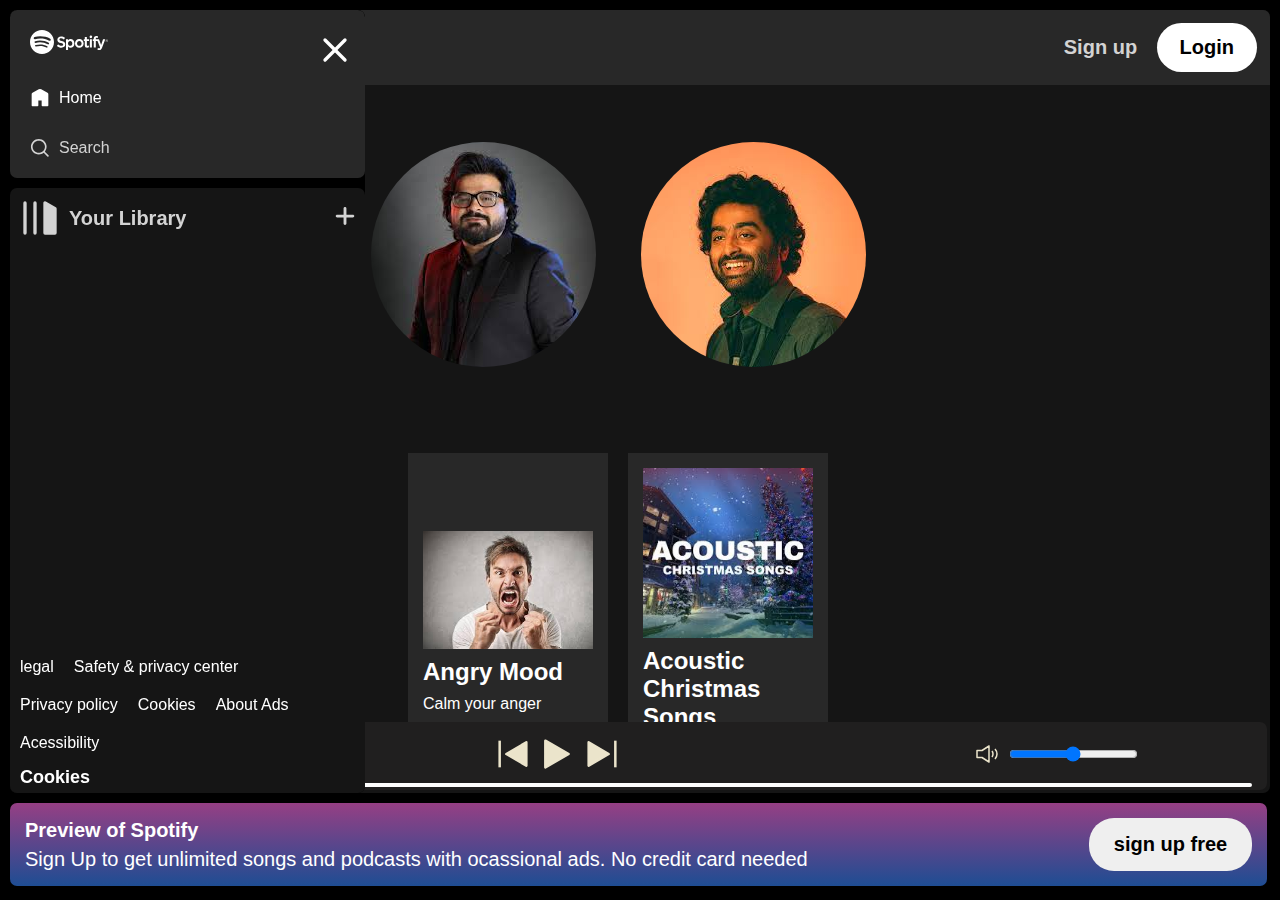
<file: index.html>
<!DOCTYPE html>
<html lang="en">

<head>
    <meta charset="UTF-8">
    <meta name="viewport" content="width=device-width, initial-scale=1.0">
    <link rel="stylesheet" href="css/style.css">
    <link rel="stylesheet" href="css/utitlity.css">
    <link rel="shortcut icon" href="icon/favicon.ico" type="image/x-icon">
    <title>'spotify - Web player : Music for everyone '</title>
</head>

<body>
    <div class="container flex_center gap_2">
        <div class="left">
            <div class="home flex flexcolumn gap_1">
                <div class="close"><img class="invert set_width2" src="svgs/close.svg" alt=""></div>
                <div><a href="./index.html"><img class="invert" src="svgs/logo.svg" alt="logo"></a></div>
                <div class="flex_center gap_2 color1"><img class="invert set_width" src="svgs/home.svg" alt="home"><a href="./index.html">Home</a></div>
                <div class="flex_center gap_2 color"><img class="set_width" src="svgs/search.svg" alt="search">Search
                </div>
            </div>
            <div class="library">
                <div class="librarydecor">
                    <div class="plussvg flex_center gap_2 size"><img class="set_width2" src="svgs/playlist.svg"
                            alt="playlist">Your Library</div>
                    <div class="plus"><img class="set_width" src="svgs/plus-solid (1).svg" alt=""></div>
                </div>
                <div class="songlist">
                    <ul>
                    </ul>
                </div>
                <div class="first_left flex flex_wrap gap_3">
                    <div><a href="@" target="_blank">legal</a></div>
                    <div><a href="!" target="_blank">Safety & privacy center</a></div>
                    <div><a href="$" target="_blank">Privacy policy</a></div>
                    <div><a href="%" target="_blank">Cookies</a></div>
                    <div><a href="^" target="_blank">About Ads</a></div>
                    <div><a href="&" target="_blank">Acessibility</a></div>
                </div>
                <div class="cookies" target="_blank"><a href="*">Cookies</a></div>
                <button class="button_3 flex gap_2"><img class="set_width" src="svgs/globe-solid.svg"
                        alt="globe">English</button>
            </div>
        </div>
        <div class="right">
            <div class="first_right flex_center justice">
                <div class="svgs flex gap_1 flex_center_center">
                    <div class="hamburger"><img class="set_width2 invert" src="svgs/hamburger.svg" alt=""></div>
                    <div class="lessthan"><img class="set_width3" src="svgs/less-than-solid.svg" alt="less than"></div>
                    <div class="greaterthan"><img class="set_width3" src="svgs/greater-than-solid.svg"
                            alt="greater than"></div>
                </div>
                <div class="signup">
                    <a href="./signup.html"><button
                            class="button_1">Sign up</button></a>
                    <a href="./login.html"><button class="button_2">Login</button></a>
                </div>
            </div>
            <div class="fifth_right flex_center_center">
                <div class="seekbar">
                    <div class="circle"></div>
                </div>
                <div class="songinfo flex_center justice">
                    <div class="songname"></div>
                    <div class="songbuttons">
                        <img id="previous" class="set_width2 invert" src="svgs/prevsong.svg" alt="previous song">
                        <img id="play" class="set_width2 invert" src="svgs/play.svg" alt="play song">
                        <img id="next" class="set_width2 invert" src="svgs/nextsong.svg" alt="next song">
                    </div>
                    <div class="songtime"></div>
                    <div class="timevol">
                        <div class="volume"><img class="invert" src="svgs/volume.svg" alt="fullvolume"></div>
                        <div class="range">
                            <input type="range" name="range" id="range">
                        </div>
                    </div>
                </div>
            </div>
            <div class="forth_right">
                <h1>Popular Artist</h1>
            </div>
            <div class="artist flex flex_wrap gap_4">
                <div data-folder="pritam" class="first_artist flex flexcolumn gap_2">
                    <div class="play1 flex_center_center"><img class="set_width4" src="svgs/play-solid.svg" alt="play">
                    </div>
                    <img src="images/pritam.jpeg" alt="pritam">
                    <h2>Pritam</h2>
                </div>
                <div data-folder="arjit_singh" class="first_artist flex flexcolumn gap_2">
                    <div class="play2 flex_center_center"><img class="set_width4" src="svgs/play-solid.svg" alt="play">
                    </div>
                    <img src="images/arjit singh.jpeg" alt="arjit singh">
                    <h2>Arjit Singh</h2>
                </div>
            </div>
            <div class="second_right">
                <h1>Spotify Playlist</h1>
            </div>
            <div class="cards flex flex_wrap gap_3">
                <div data-folder="angry_mood" class="first_card flex flexcolumn gap_2">
                    <div class="play flex_center_center"><img class="set_width4" src="svgs/play-solid.svg" alt="play">
                    </div>
                    <img src="images/angry music.jpeg" alt="Angry Mood">
                    <h2>Angry Mood</h2>
                    <p>Calm your anger</p>
                </div>
                <div data-folder="Acoustic_music" class="first_card flex flexcolumn gap_2">
                    <div class="play flex_center_center"><img class="set_width4" src="svgs/play-solid.svg" alt="play">
                    </div>
                    <img src="images/acoustic Christmas songs.jpeg" alt="acoustic music">
                    <h2>Acoustic Christmas Songs</h2>
                    <p>Have yourself a little cozy christmas..</p>
                </div>
            </div>
            <div class="third_right flex">
                <div class="company flex flexcolumn gap_2">
                    <div class="bold"><a target="_blank" href="$">Company</a></div>
                    <div><a target="_blank" href="$">About</a></div>
                    <div><a target="_blank" href="$">Jobs</a></div>
                    <div><a target="_blank" href="$">For The Record</a></div>
                </div>
                <div class="communities flex flexcolumn gap_2">
                    <div class="bold"><a target="_blank" href="$">Communities</a></div>
                    <div><a target="_blank" href="$">For Artist</a></div>
                    <div><a target="_blank" href="$">Developers</a></div>
                    <div><a target="_blank" href="$">Advertising</a></div>
                    <div><a target="_blank" href="$">Investors</a></div>
                    <div><a target="_blank" href="$">Vendors</a></div>
                </div>
                <div class="usefull_links flex flexcolumn gap_2">
                    <div class="bold"><a target="_blank" href="$">Useful Links</a></div>
                    <div><a target="_blank" href="$">Support</a></div>
                    <div><a target="_blank" href="$">Free Mobile App</a></div>
                </div>
                <div class="spotify_plans flex flexcolumn gap_2">
                    <div class="bold"><a target="_blank" href="$">Spotify Plans</a></div>
                    <div><a target="_blank" href="$">Premium Individual</a></div>
                    <div><a target="_blank" href="$">Premium Duo</a></div>
                    <div><a target="_blank" href="$">premium Family</a></div>
                    <div><a target="_blank" href="$">Premium Student</a></div>
                    <div><a target="_blank" href="$">Spotify Free</a></div>
                </div>
                <div class="logos flex gap_3">
                    <a target="_blank" href="$"><img class="set_width" src="svgs/instagram-brands-solid.svg"
                            alt="instagram"></a>
                    <a target="_blank" href="$"><img class="set_width" src="svgs/twitter-brands-solid (1).svg"
                            alt="twitter"></a>
                    <a target="_blank" href="$"><img class="set_width" src="svgs/facebook-brands-solid.svg"
                            alt="facebook"></a>
                </div>
            </div>
            <div class="line"></div>
            <div class="footer">&copy; 2024 Spotify AB</div>
        </div>
    </div>
    <div class="footer1 flex_center ">
        <div class="content flex flexcolumn gap_2">
            <p class="bold">Preview of Spotify</p>
            <p class="para">Sign Up to get unlimited songs and podcasts with ocassional ads. No credit card needed</p>
        </div>
        <a href="./signup.html"><button class="button_4">sign up free</button></a>
    </div>
    <script src="js/script.js"></script>
</body>

</html>
</file>
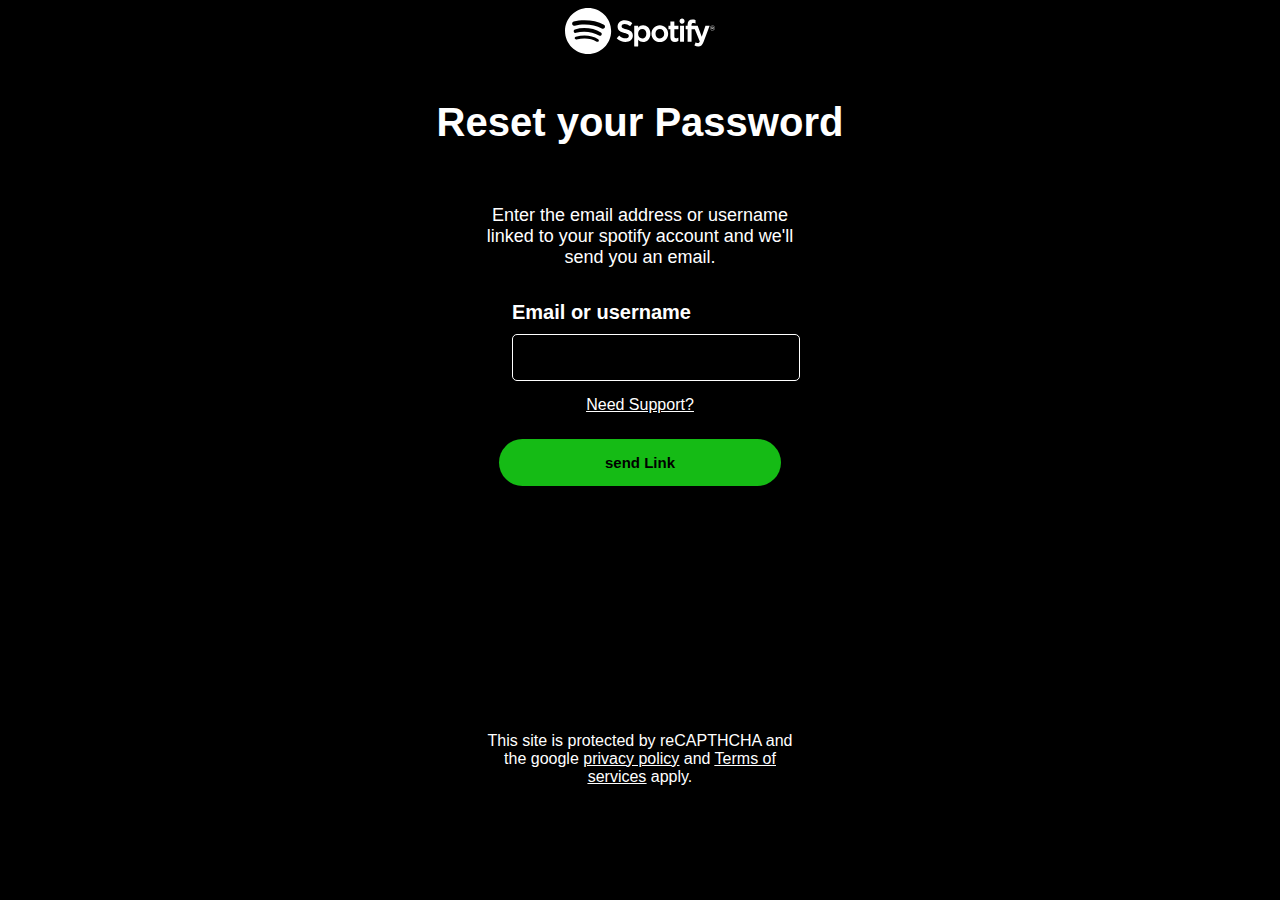
<file: forget.html>
<!DOCTYPE html>
<html lang="en">
<head>
    <meta charset="UTF-8">
    <meta name="viewport" content="width=device-width, initial-scale=1.0">
    <link rel="stylesheet" href="css/forget.css">
    <link rel="stylesheet" href="css/utitlity.css">
    <title>'spotify - Web player : Forgot your password</title>
    <link rel="shortcut icon" href="icon/favicon.ico" type="image/x-icon">
</head>
<body>
    <div class="container">
        <div class="upper">
        <div class="logo"><a href="http://127.0.0.1:3000/javascript/JSProject2/index.html"><img width="150" class="invert" src="svgs/logo.svg" alt="logo"></a></div>
        <div class="heading1"><h1>Reset your Password</h1></div>
        <div class="heading"><p>Enter the email address or username linked to your spotify account and we'll send you an email.</p></div>
        <div class="email"><label for="email">Email or username</label>
            <input type="email" name="email" id="email">
        </div>
        <div class="need"><a href="#">Need Support?</a></div>
        <a href="#"><button class="send">send Link</button></a>
    </div>
    <div class="lower">
        <p>This site is protected by reCAPTHCHA and the google <span class="pp"><a href="http://127.0.0.1:3000/javascript/JSProject2/privacypolicy.html">privacy policy</a></span> and <span
            class="tos"><a href="http://127.0.0.1:3000/javascript/JSProject2/termsofuse.html">Terms of services</a></span> apply.</p>
    </div>
    </div>
</body>
</html>
</file>
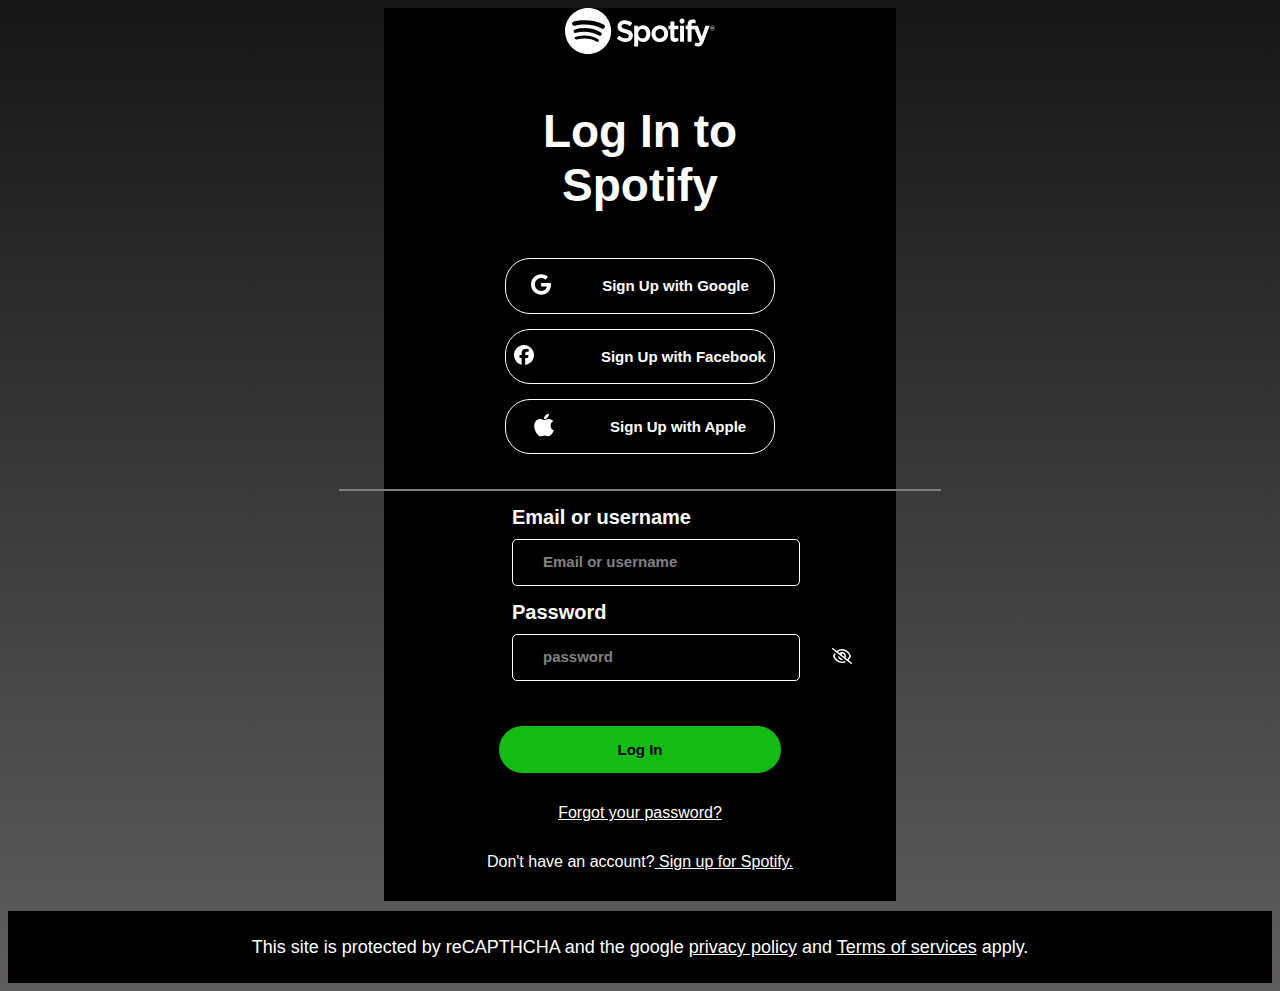
<file: login.html>
<!DOCTYPE html>
<html lang="en">

<head>
    <meta charset="UTF-8">
    <meta name="viewport" content="width=device-width, initial-scale=1.0">
    <link rel="stylesheet" href="css/login.css">
    <link rel="stylesheet" href="css/utitlity.css">
    <title>'spotify - Web player : Log In'</title>
    <link rel="shortcut icon" href="icon/favicon.ico" type="image/x-icon">
</head>

<body>
    <div class="container">
        <div class="logo"><a href="http://127.0.0.1:3000/javascript/JSProject2/index.html"><img class="invert" width="150" src="svgs/logo.svg" alt="logo"></a></div>
        <div class="heading"><h1>Log In to Spotify</h1></div>
        <div class="google">
            <div><img width="20" class="invert" src="svgs/google-brands-solid.svg" alt="google"></div>
            <div>Sign Up with Google</div>
        </div><div class="facebook">
            <div><img width="20" src="svgs/facebook-brands-solid.svg" alt="facebook"></div>
            <div>Sign Up with Facebook</div>
        </div>
        <div class="apple">
            <div><img width="20" class="invert" src="svgs/apple-brands-solid.svg" alt="apple"></div>
            <div>Sign Up with Apple</div>
        </div>
        <div class="line2"></div>
        <div class="email"><label for="email">Email or username</label>
            <input type="email" name="email" id="email" placeholder="Email or username">
        </div>
        <div class="password">
            <div class="pass">
                <label for="password">Password</label>
                <input type="password" name="password" id="password" placeholder="password">
            </div>
            <img class="invert eye hide" width="20" src="svgs/eye-regular.svg" alt="eye">
            <img class="invert eye_slash" width="20" src="svgs/eye-slash-regular.svg" alt="eye">
        </div>
        <a href="http://127.0.0.1:3000/javascript/JSProject2/index.html"><button class="login">Log In</button></a>
        <div class="forgot"><a href="http://127.0.0.1:3000/javascript/JSProject2/forget.html"><p>Forgot your password?</p></a></div>
        <div class="noacc">Don't have an account?<span class="sigin"> <a href="http://127.0.0.1:3000/javascript/JSProject2/signup.html">Sign up for Spotify.</a></span></div>
    </div>
    <div class="footer"> <p>This site is protected by reCAPTHCHA and the google <span class="pp"><a href="http://127.0.0.1:3000/javascript/JSProject2/privacypolicy.html">privacy policy</a></span> and <span
        class="tos"><a href="http://127.0.0.1:3000/javascript/JSProject2/termsofuse.html">Terms of services</a></span> apply.</p></div>
        <script src="js/functionality.js"></script>
</body>

</html>
</file>
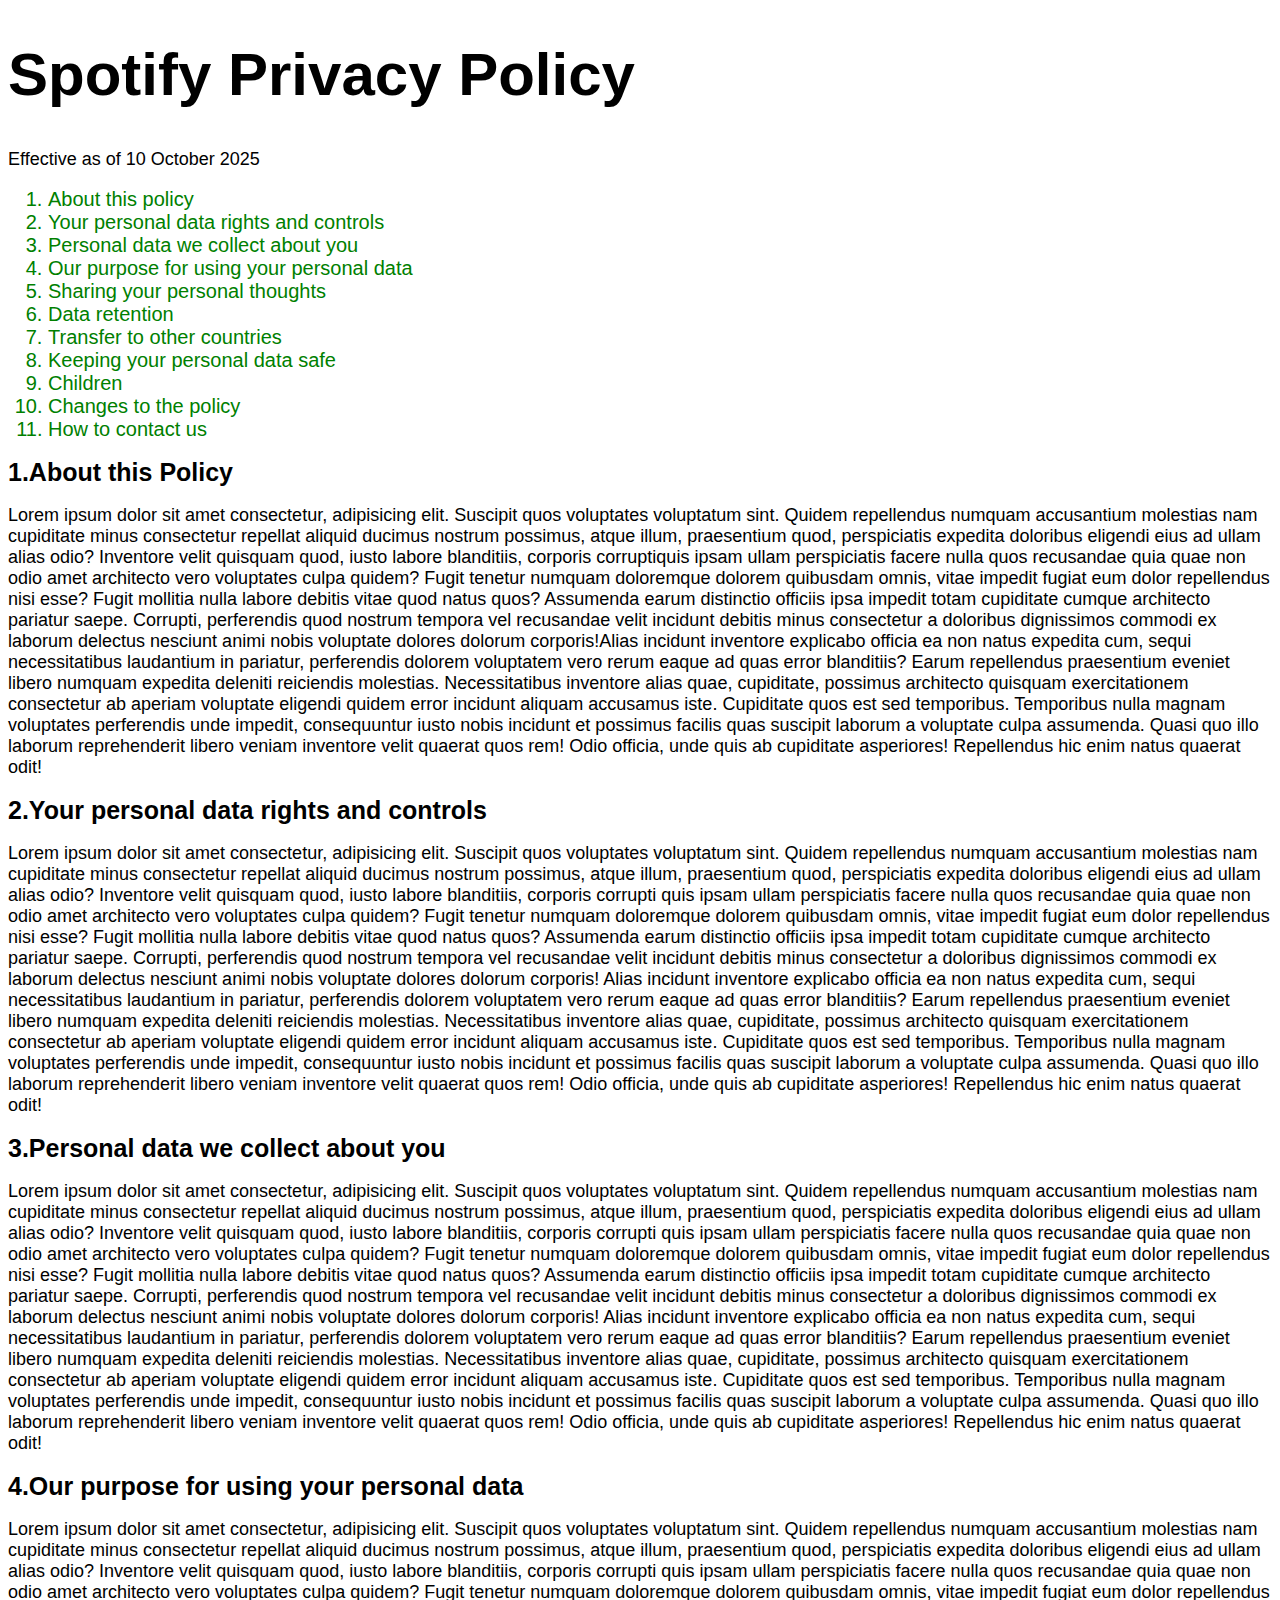
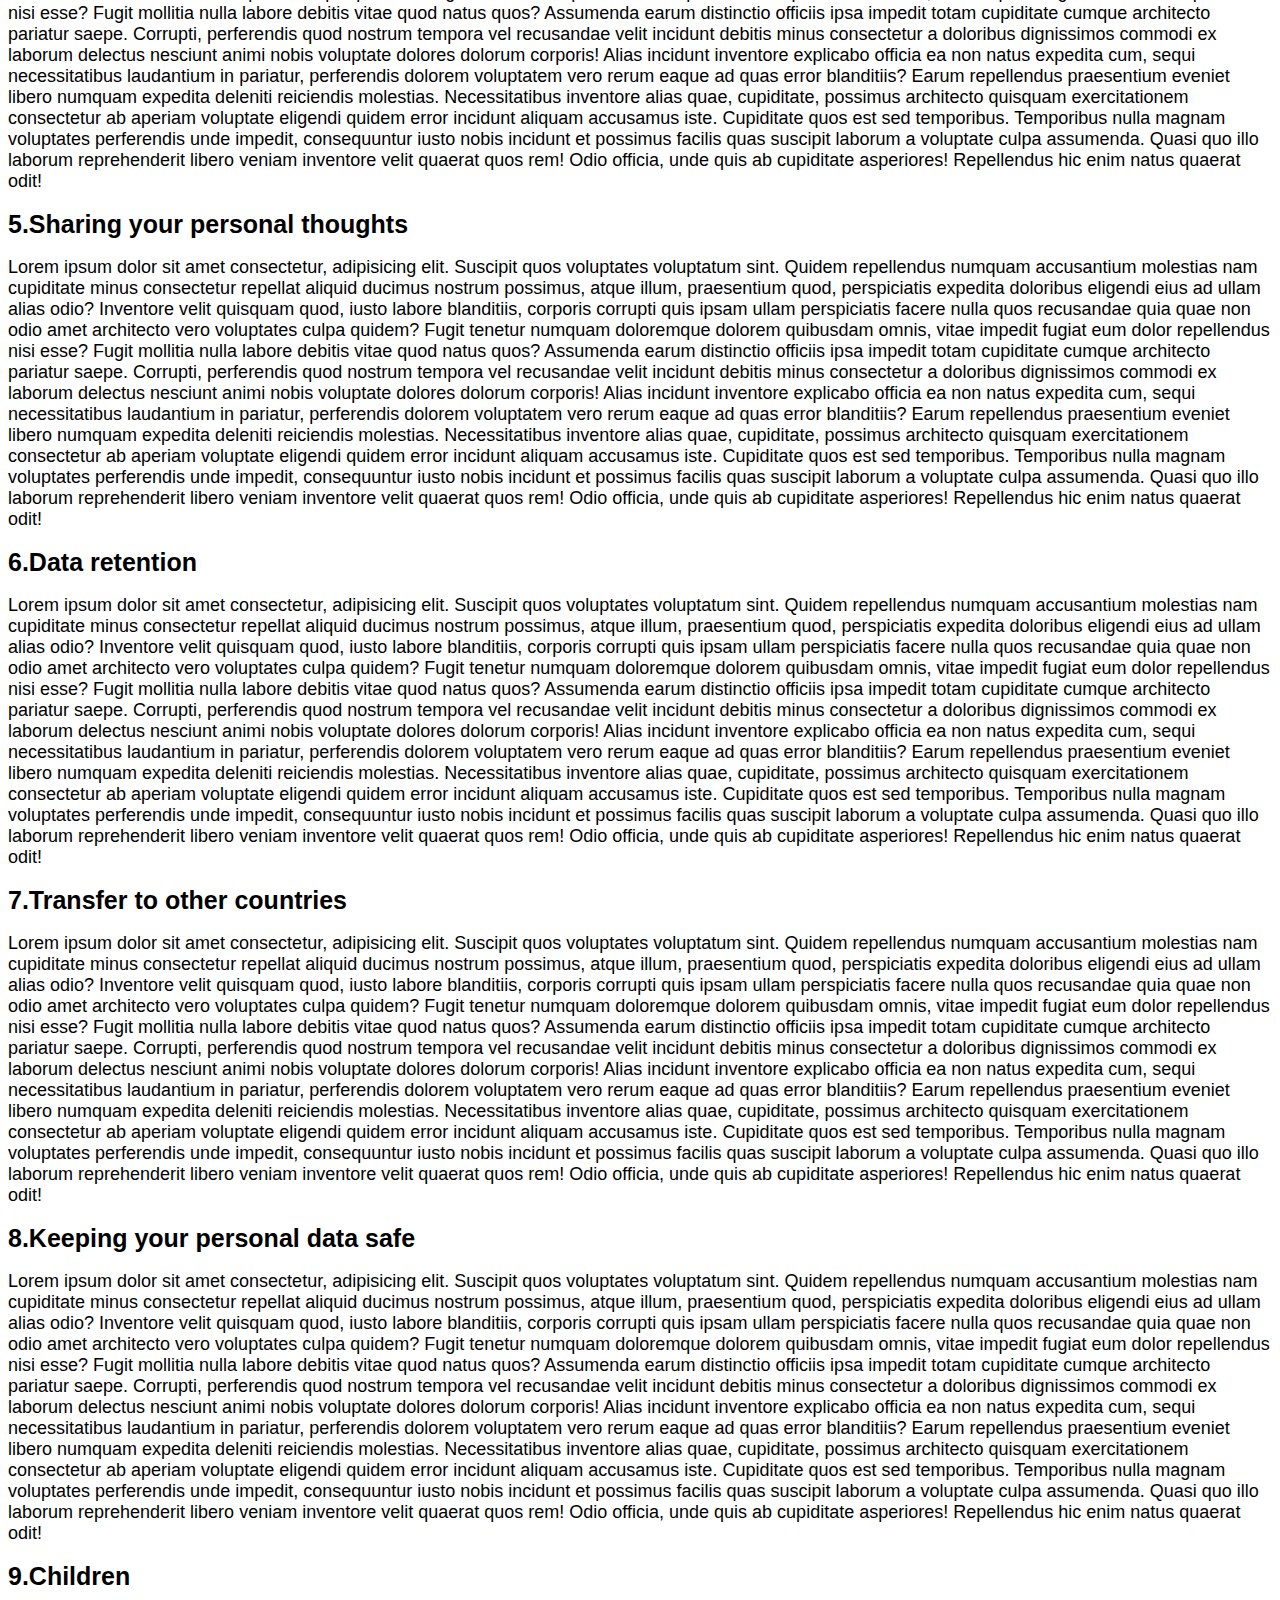
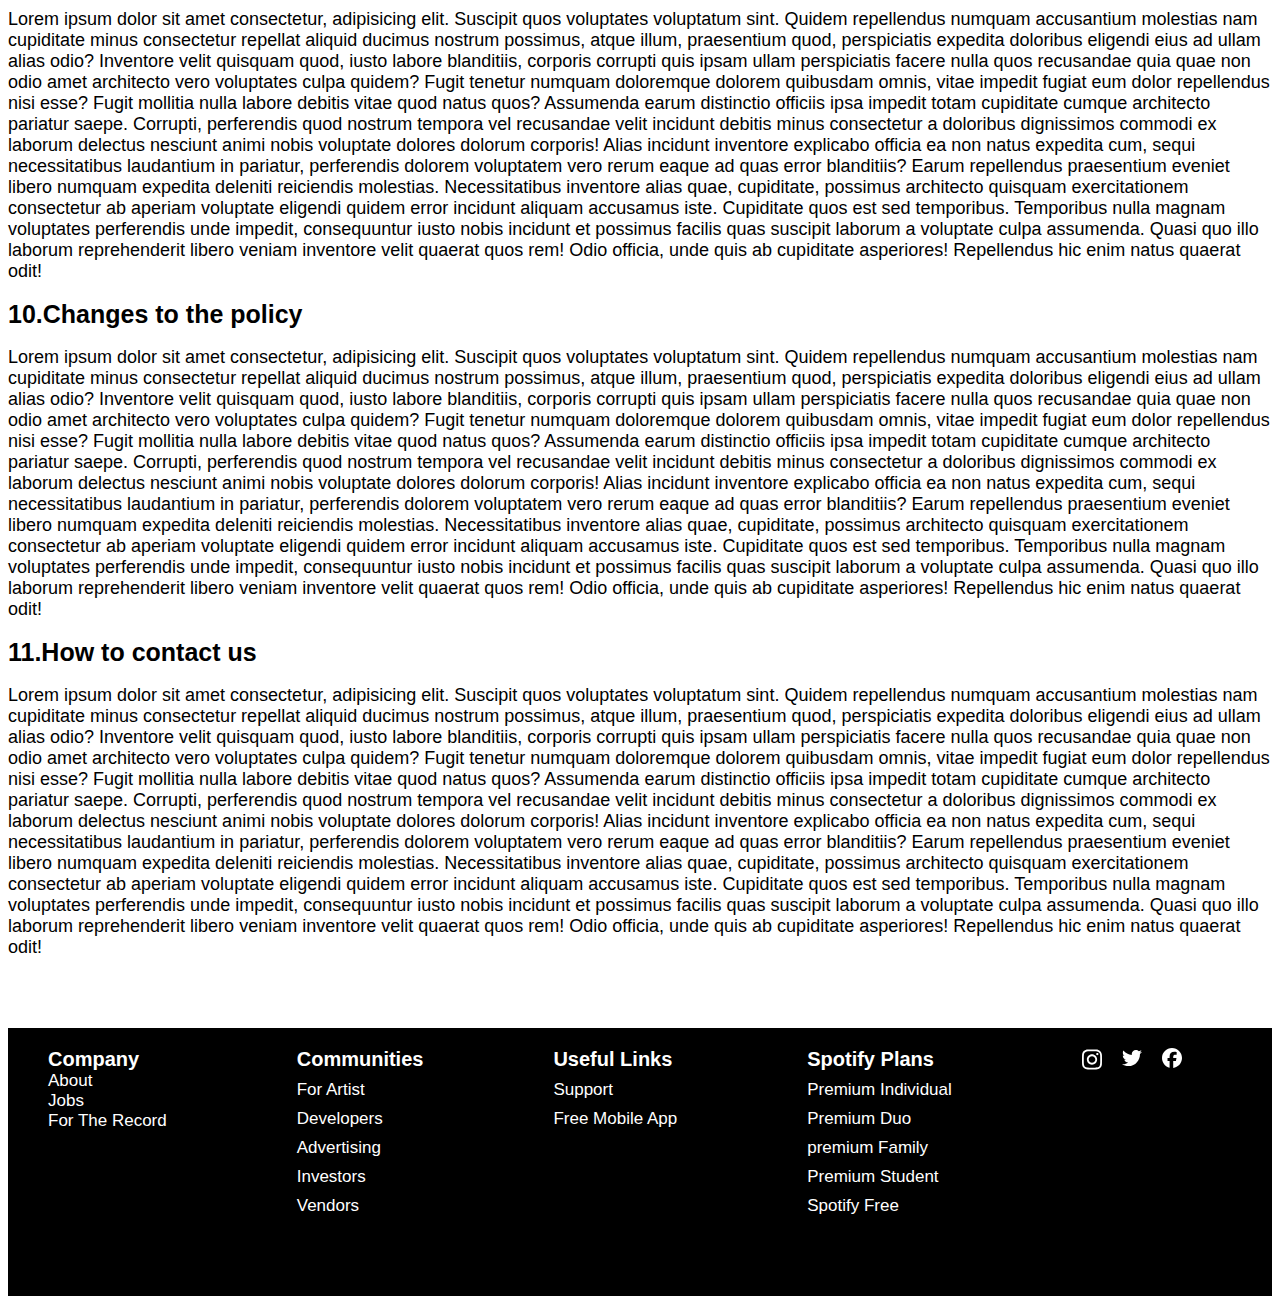
<file: privacypolicy.html>
<!DOCTYPE html>
<html lang="en">
<head>
    <meta charset="UTF-8">
    <meta name="viewport" content="width=device-width, initial-scale=1.0">
    <link rel="stylesheet" href="./css/privacypolicy.css">
    <link rel="stylesheet" href="./css/utitlity.css">
    <title>'spotify - Web player : Privacy Policy'</title>
    <link rel="shortcut icon" href="./icon/favicon.ico" type="image/x-icon">
</head>
<body>
    <h1 class="heading">Spotify Privacy Policy</h1>
    <p>Effective as of 10 October 2025</p>
    <ol>
        <li>About this policy</li>
        <li>Your personal data rights and controls</li>
        <li>Personal data we collect about you</li>
        <li>Our purpose for using your personal data</li>
        <li>Sharing your personal thoughts</li>
        <li>Data retention</li>
        <li>Transfer to other countries</li>
        <li>Keeping your personal data safe</li>
        <li>Children</li>
        <li>Changes to the policy</li>
        <li>How to contact us</li>
    </ol>
    <h1>1.About this Policy</h1>
    <p>Lorem ipsum dolor sit amet consectetur, adipisicing elit. Suscipit quos voluptates voluptatum sint. Quidem repellendus numquam accusantium molestias nam cupiditate minus consectetur repellat aliquid ducimus nostrum possimus, atque illum, praesentium quod, perspiciatis expedita doloribus eligendi eius ad ullam alias odio? Inventore velit quisquam quod, iusto labore blanditiis, corporis corruptiquis ipsam ullam perspiciatis facere nulla quos recusandae quia quae non odio amet architecto vero voluptates culpa quidem? Fugit tenetur numquam doloremque dolorem quibusdam omnis, vitae impedit fugiat eum dolor repellendus nisi esse? Fugit mollitia nulla labore debitis vitae quod natus quos? Assumenda earum distinctio officiis ipsa impedit totam cupiditate cumque architecto pariatur saepe. Corrupti, perferendis quod nostrum tempora vel recusandae velit incidunt debitis minus consectetur a doloribus dignissimos commodi ex laborum delectus nesciunt animi nobis voluptate dolores dolorum corporis!Alias incidunt inventore explicabo officia ea non natus expedita cum, sequi necessitatibus laudantium in pariatur, perferendis dolorem voluptatem vero rerum eaque ad quas error blanditiis? Earum repellendus praesentium eveniet libero numquam expedita deleniti reiciendis molestias. Necessitatibus inventore alias quae, cupiditate, possimus architecto quisquam exercitationem consectetur ab aperiam voluptate eligendi quidem error incidunt aliquam accusamus iste. Cupiditate quos est sed temporibus. Temporibus nulla magnam voluptates perferendis unde impedit, consequuntur iusto nobis incidunt et possimus facilis quas suscipit laborum a voluptate culpa assumenda. Quasi quo illo laborum reprehenderit libero veniam inventore velit quaerat quos rem! Odio officia, unde quis ab cupiditate asperiores! Repellendus hic enim natus quaerat odit!</p>
    <h1>2.Your personal data rights and controls</h1>
    <p>Lorem ipsum dolor sit amet consectetur, adipisicing elit. Suscipit quos voluptates voluptatum sint. Quidem repellendus numquam accusantium molestias nam cupiditate minus consectetur repellat aliquid ducimus nostrum possimus, atque illum, praesentium quod, perspiciatis expedita doloribus eligendi eius ad ullam alias odio? Inventore velit quisquam quod, iusto labore blanditiis, corporis corrupti quis ipsam ullam perspiciatis facere nulla quos recusandae quia quae non odio amet architecto vero voluptates culpa quidem? Fugit tenetur numquam doloremque dolorem quibusdam omnis, vitae impedit fugiat eum dolor repellendus nisi esse? Fugit mollitia nulla labore debitis vitae quod natus quos? Assumenda earum distinctio officiis ipsa impedit totam cupiditate cumque architecto pariatur saepe. Corrupti, perferendis quod nostrum tempora vel recusandae velit incidunt debitis minus consectetur a doloribus dignissimos commodi ex laborum delectus nesciunt animi nobis voluptate dolores dolorum corporis! Alias incidunt inventore explicabo officia ea non natus expedita cum, sequi necessitatibus laudantium in pariatur, perferendis dolorem voluptatem vero rerum eaque ad quas error blanditiis? Earum repellendus praesentium eveniet libero numquam expedita deleniti reiciendis molestias. Necessitatibus inventore alias quae, cupiditate, possimus architecto quisquam exercitationem consectetur ab aperiam voluptate eligendi quidem error incidunt aliquam accusamus iste. Cupiditate quos est sed temporibus. Temporibus nulla magnam voluptates perferendis unde impedit, consequuntur iusto nobis incidunt et possimus facilis quas suscipit laborum a voluptate culpa assumenda. Quasi quo illo laborum reprehenderit libero veniam inventore velit quaerat quos rem! Odio officia, unde quis ab cupiditate asperiores! Repellendus hic enim natus quaerat odit!</p>
    <h1>3.Personal data we collect about you</h1>
    <p>Lorem ipsum dolor sit amet consectetur, adipisicing elit. Suscipit quos voluptates voluptatum sint. Quidem repellendus numquam accusantium molestias nam cupiditate minus consectetur repellat aliquid ducimus nostrum possimus, atque illum, praesentium quod, perspiciatis expedita doloribus eligendi eius ad ullam alias odio? Inventore velit quisquam quod, iusto labore blanditiis, corporis corrupti quis ipsam ullam perspiciatis facere nulla quos recusandae quia quae non odio amet architecto vero voluptates culpa quidem? Fugit tenetur numquam doloremque dolorem quibusdam omnis, vitae impedit fugiat eum dolor repellendus nisi esse? Fugit mollitia nulla labore debitis vitae quod natus quos? Assumenda earum distinctio officiis ipsa impedit totam cupiditate cumque architecto pariatur saepe. Corrupti, perferendis quod nostrum tempora vel recusandae velit incidunt debitis minus consectetur a doloribus dignissimos commodi ex laborum delectus nesciunt animi nobis voluptate dolores dolorum corporis! Alias incidunt inventore explicabo officia ea non natus expedita cum, sequi necessitatibus laudantium in pariatur, perferendis dolorem voluptatem vero rerum eaque ad quas error blanditiis? Earum repellendus praesentium eveniet libero numquam expedita deleniti reiciendis molestias. Necessitatibus inventore alias quae, cupiditate, possimus architecto quisquam exercitationem consectetur ab aperiam voluptate eligendi quidem error incidunt aliquam accusamus iste. Cupiditate quos est sed temporibus. Temporibus nulla magnam voluptates perferendis unde impedit, consequuntur iusto nobis incidunt et possimus facilis quas suscipit laborum a voluptate culpa assumenda. Quasi quo illo laborum reprehenderit libero veniam inventore velit quaerat quos rem! Odio officia, unde quis ab cupiditate asperiores! Repellendus hic enim natus quaerat odit!</p>
    <h1>4.Our purpose for using your personal data</h1>
    <p>Lorem ipsum dolor sit amet consectetur, adipisicing elit. Suscipit quos voluptates voluptatum sint. Quidem repellendus numquam accusantium molestias nam cupiditate minus consectetur repellat aliquid ducimus nostrum possimus, atque illum, praesentium quod, perspiciatis expedita doloribus eligendi eius ad ullam alias odio? Inventore velit quisquam quod, iusto labore blanditiis, corporis corrupti quis ipsam ullam perspiciatis facere nulla quos recusandae quia quae non odio amet architecto vero voluptates culpa quidem? Fugit tenetur numquam doloremque dolorem quibusdam omnis, vitae impedit fugiat eum dolor repellendus nisi esse? Fugit mollitia nulla labore debitis vitae quod natus quos? Assumenda earum distinctio officiis ipsa impedit totam cupiditate cumque architecto pariatur saepe. Corrupti, perferendis quod nostrum tempora vel recusandae velit incidunt debitis minus consectetur a doloribus dignissimos commodi ex laborum delectus nesciunt animi nobis voluptate dolores dolorum corporis! Alias incidunt inventore explicabo officia ea non natus expedita cum, sequi necessitatibus laudantium in pariatur, perferendis dolorem voluptatem vero rerum eaque ad quas error blanditiis? Earum repellendus praesentium eveniet libero numquam expedita deleniti reiciendis molestias. Necessitatibus inventore alias quae, cupiditate, possimus architecto quisquam exercitationem consectetur ab aperiam voluptate eligendi quidem error incidunt aliquam accusamus iste. Cupiditate quos est sed temporibus. Temporibus nulla magnam voluptates perferendis unde impedit, consequuntur iusto nobis incidunt et possimus facilis quas suscipit laborum a voluptate culpa assumenda. Quasi quo illo laborum reprehenderit libero veniam inventore velit quaerat quos rem! Odio officia, unde quis ab cupiditate asperiores! Repellendus hic enim natus quaerat odit!</p>
    <h1>5.Sharing your personal thoughts</h1>
    <p>Lorem ipsum dolor sit amet consectetur, adipisicing elit. Suscipit quos voluptates voluptatum sint. Quidem repellendus numquam accusantium molestias nam cupiditate minus consectetur repellat aliquid ducimus nostrum possimus, atque illum, praesentium quod, perspiciatis expedita doloribus eligendi eius ad ullam alias odio? Inventore velit quisquam quod, iusto labore blanditiis, corporis corrupti quis ipsam ullam perspiciatis facere nulla quos recusandae quia quae non odio amet architecto vero voluptates culpa quidem? Fugit tenetur numquam doloremque dolorem quibusdam omnis, vitae impedit fugiat eum dolor repellendus nisi esse? Fugit mollitia nulla labore debitis vitae quod natus quos? Assumenda earum distinctio officiis ipsa impedit totam cupiditate cumque architecto pariatur saepe. Corrupti, perferendis quod nostrum tempora vel recusandae velit incidunt debitis minus consectetur a doloribus dignissimos commodi ex laborum delectus nesciunt animi nobis voluptate dolores dolorum corporis! Alias incidunt inventore explicabo officia ea non natus expedita cum, sequi necessitatibus laudantium in pariatur, perferendis dolorem voluptatem vero rerum eaque ad quas error blanditiis? Earum repellendus praesentium eveniet libero numquam expedita deleniti reiciendis molestias. Necessitatibus inventore alias quae, cupiditate, possimus architecto quisquam exercitationem consectetur ab aperiam voluptate eligendi quidem error incidunt aliquam accusamus iste. Cupiditate quos est sed temporibus. Temporibus nulla magnam voluptates perferendis unde impedit, consequuntur iusto nobis incidunt et possimus facilis quas suscipit laborum a voluptate culpa assumenda. Quasi quo illo laborum reprehenderit libero veniam inventore velit quaerat quos rem! Odio officia, unde quis ab cupiditate asperiores! Repellendus hic enim natus quaerat odit!</p>
    <h1>6.Data retention</h1>
    <p>Lorem ipsum dolor sit amet consectetur, adipisicing elit. Suscipit quos voluptates voluptatum sint. Quidem repellendus numquam accusantium molestias nam cupiditate minus consectetur repellat aliquid ducimus nostrum possimus, atque illum, praesentium quod, perspiciatis expedita doloribus eligendi eius ad ullam alias odio? Inventore velit quisquam quod, iusto labore blanditiis, corporis corrupti quis ipsam ullam perspiciatis facere nulla quos recusandae quia quae non odio amet architecto vero voluptates culpa quidem? Fugit tenetur numquam doloremque dolorem quibusdam omnis, vitae impedit fugiat eum dolor repellendus nisi esse? Fugit mollitia nulla labore debitis vitae quod natus quos? Assumenda earum distinctio officiis ipsa impedit totam cupiditate cumque architecto pariatur saepe. Corrupti, perferendis quod nostrum tempora vel recusandae velit incidunt debitis minus consectetur a doloribus dignissimos commodi ex laborum delectus nesciunt animi nobis voluptate dolores dolorum corporis! Alias incidunt inventore explicabo officia ea non natus expedita cum, sequi necessitatibus laudantium in pariatur, perferendis dolorem voluptatem vero rerum eaque ad quas error blanditiis? Earum repellendus praesentium eveniet libero numquam expedita deleniti reiciendis molestias. Necessitatibus inventore alias quae, cupiditate, possimus architecto quisquam exercitationem consectetur ab aperiam voluptate eligendi quidem error incidunt aliquam accusamus iste. Cupiditate quos est sed temporibus. Temporibus nulla magnam voluptates perferendis unde impedit, consequuntur iusto nobis incidunt et possimus facilis quas suscipit laborum a voluptate culpa assumenda. Quasi quo illo laborum reprehenderit libero veniam inventore velit quaerat quos rem! Odio officia, unde quis ab cupiditate asperiores! Repellendus hic enim natus quaerat odit!</p>
    <h1>7.Transfer to other countries</h1>
    <p>Lorem ipsum dolor sit amet consectetur, adipisicing elit. Suscipit quos voluptates voluptatum sint. Quidem repellendus numquam accusantium molestias nam cupiditate minus consectetur repellat aliquid ducimus nostrum possimus, atque illum, praesentium quod, perspiciatis expedita doloribus eligendi eius ad ullam alias odio? Inventore velit quisquam quod, iusto labore blanditiis, corporis corrupti quis ipsam ullam perspiciatis facere nulla quos recusandae quia quae non odio amet architecto vero voluptates culpa quidem? Fugit tenetur numquam doloremque dolorem quibusdam omnis, vitae impedit fugiat eum dolor repellendus nisi esse? Fugit mollitia nulla labore debitis vitae quod natus quos? Assumenda earum distinctio officiis ipsa impedit totam cupiditate cumque architecto pariatur saepe. Corrupti, perferendis quod nostrum tempora vel recusandae velit incidunt debitis minus consectetur a doloribus dignissimos commodi ex laborum delectus nesciunt animi nobis voluptate dolores dolorum corporis! Alias incidunt inventore explicabo officia ea non natus expedita cum, sequi necessitatibus laudantium in pariatur, perferendis dolorem voluptatem vero rerum eaque ad quas error blanditiis? Earum repellendus praesentium eveniet libero numquam expedita deleniti reiciendis molestias. Necessitatibus inventore alias quae, cupiditate, possimus architecto quisquam exercitationem consectetur ab aperiam voluptate eligendi quidem error incidunt aliquam accusamus iste. Cupiditate quos est sed temporibus. Temporibus nulla magnam voluptates perferendis unde impedit, consequuntur iusto nobis incidunt et possimus facilis quas suscipit laborum a voluptate culpa assumenda. Quasi quo illo laborum reprehenderit libero veniam inventore velit quaerat quos rem! Odio officia, unde quis ab cupiditate asperiores! Repellendus hic enim natus quaerat odit!</p>
    <h1>8.Keeping your personal data safe</h1>
    <p>Lorem ipsum dolor sit amet consectetur, adipisicing elit. Suscipit quos voluptates voluptatum sint. Quidem repellendus numquam accusantium molestias nam cupiditate minus consectetur repellat aliquid ducimus nostrum possimus, atque illum, praesentium quod, perspiciatis expedita doloribus eligendi eius ad ullam alias odio? Inventore velit quisquam quod, iusto labore blanditiis, corporis corrupti quis ipsam ullam perspiciatis facere nulla quos recusandae quia quae non odio amet architecto vero voluptates culpa quidem? Fugit tenetur numquam doloremque dolorem quibusdam omnis, vitae impedit fugiat eum dolor repellendus nisi esse? Fugit mollitia nulla labore debitis vitae quod natus quos? Assumenda earum distinctio officiis ipsa impedit totam cupiditate cumque architecto pariatur saepe. Corrupti, perferendis quod nostrum tempora vel recusandae velit incidunt debitis minus consectetur a doloribus dignissimos commodi ex laborum delectus nesciunt animi nobis voluptate dolores dolorum corporis! Alias incidunt inventore explicabo officia ea non natus expedita cum, sequi necessitatibus laudantium in pariatur, perferendis dolorem voluptatem vero rerum eaque ad quas error blanditiis? Earum repellendus praesentium eveniet libero numquam expedita deleniti reiciendis molestias. Necessitatibus inventore alias quae, cupiditate, possimus architecto quisquam exercitationem consectetur ab aperiam voluptate eligendi quidem error incidunt aliquam accusamus iste. Cupiditate quos est sed temporibus. Temporibus nulla magnam voluptates perferendis unde impedit, consequuntur iusto nobis incidunt et possimus facilis quas suscipit laborum a voluptate culpa assumenda. Quasi quo illo laborum reprehenderit libero veniam inventore velit quaerat quos rem! Odio officia, unde quis ab cupiditate asperiores! Repellendus hic enim natus quaerat odit!</p>
    <h1>9.Children</h1>
    <p>Lorem ipsum dolor sit amet consectetur, adipisicing elit. Suscipit quos voluptates voluptatum sint. Quidem repellendus numquam accusantium molestias nam cupiditate minus consectetur repellat aliquid ducimus nostrum possimus, atque illum, praesentium quod, perspiciatis expedita doloribus eligendi eius ad ullam alias odio? Inventore velit quisquam quod, iusto labore blanditiis, corporis corrupti quis ipsam ullam perspiciatis facere nulla quos recusandae quia quae non odio amet architecto vero voluptates culpa quidem? Fugit tenetur numquam doloremque dolorem quibusdam omnis, vitae impedit fugiat eum dolor repellendus nisi esse? Fugit mollitia nulla labore debitis vitae quod natus quos? Assumenda earum distinctio officiis ipsa impedit totam cupiditate cumque architecto pariatur saepe. Corrupti, perferendis quod nostrum tempora vel recusandae velit incidunt debitis minus consectetur a doloribus dignissimos commodi ex laborum delectus nesciunt animi nobis voluptate dolores dolorum corporis! Alias incidunt inventore explicabo officia ea non natus expedita cum, sequi necessitatibus laudantium in pariatur, perferendis dolorem voluptatem vero rerum eaque ad quas error blanditiis? Earum repellendus praesentium eveniet libero numquam expedita deleniti reiciendis molestias. Necessitatibus inventore alias quae, cupiditate, possimus architecto quisquam exercitationem consectetur ab aperiam voluptate eligendi quidem error incidunt aliquam accusamus iste. Cupiditate quos est sed temporibus. Temporibus nulla magnam voluptates perferendis unde impedit, consequuntur iusto nobis incidunt et possimus facilis quas suscipit laborum a voluptate culpa assumenda. Quasi quo illo laborum reprehenderit libero veniam inventore velit quaerat quos rem! Odio officia, unde quis ab cupiditate asperiores! Repellendus hic enim natus quaerat odit!</p>
    <h1>10.Changes to the policy</h1>
    <p>Lorem ipsum dolor sit amet consectetur, adipisicing elit. Suscipit quos voluptates voluptatum sint. Quidem repellendus numquam accusantium molestias nam cupiditate minus consectetur repellat aliquid ducimus nostrum possimus, atque illum, praesentium quod, perspiciatis expedita doloribus eligendi eius ad ullam alias odio? Inventore velit quisquam quod, iusto labore blanditiis, corporis corrupti quis ipsam ullam perspiciatis facere nulla quos recusandae quia quae non odio amet architecto vero voluptates culpa quidem? Fugit tenetur numquam doloremque dolorem quibusdam omnis, vitae impedit fugiat eum dolor repellendus nisi esse? Fugit mollitia nulla labore debitis vitae quod natus quos? Assumenda earum distinctio officiis ipsa impedit totam cupiditate cumque architecto pariatur saepe. Corrupti, perferendis quod nostrum tempora vel recusandae velit incidunt debitis minus consectetur a doloribus dignissimos commodi ex laborum delectus nesciunt animi nobis voluptate dolores dolorum corporis! Alias incidunt inventore explicabo officia ea non natus expedita cum, sequi necessitatibus laudantium in pariatur, perferendis dolorem voluptatem vero rerum eaque ad quas error blanditiis? Earum repellendus praesentium eveniet libero numquam expedita deleniti reiciendis molestias. Necessitatibus inventore alias quae, cupiditate, possimus architecto quisquam exercitationem consectetur ab aperiam voluptate eligendi quidem error incidunt aliquam accusamus iste. Cupiditate quos est sed temporibus. Temporibus nulla magnam voluptates perferendis unde impedit, consequuntur iusto nobis incidunt et possimus facilis quas suscipit laborum a voluptate culpa assumenda. Quasi quo illo laborum reprehenderit libero veniam inventore velit quaerat quos rem! Odio officia, unde quis ab cupiditate asperiores! Repellendus hic enim natus quaerat odit!</p>
    <h1>11.How to contact us</h1>
    <p>Lorem ipsum dolor sit amet consectetur, adipisicing elit. Suscipit quos voluptates voluptatum sint. Quidem repellendus numquam accusantium molestias nam cupiditate minus consectetur repellat aliquid ducimus nostrum possimus, atque illum, praesentium quod, perspiciatis expedita doloribus eligendi eius ad ullam alias odio? Inventore velit quisquam quod, iusto labore blanditiis, corporis corrupti quis ipsam ullam perspiciatis facere nulla quos recusandae quia quae non odio amet architecto vero voluptates culpa quidem? Fugit tenetur numquam doloremque dolorem quibusdam omnis, vitae impedit fugiat eum dolor repellendus nisi esse? Fugit mollitia nulla labore debitis vitae quod natus quos? Assumenda earum distinctio officiis ipsa impedit totam cupiditate cumque architecto pariatur saepe. Corrupti, perferendis quod nostrum tempora vel recusandae velit incidunt debitis minus consectetur a doloribus dignissimos commodi ex laborum delectus nesciunt animi nobis voluptate dolores dolorum corporis! Alias incidunt inventore explicabo officia ea non natus expedita cum, sequi necessitatibus laudantium in pariatur, perferendis dolorem voluptatem vero rerum eaque ad quas error blanditiis? Earum repellendus praesentium eveniet libero numquam expedita deleniti reiciendis molestias. Necessitatibus inventore alias quae, cupiditate, possimus architecto quisquam exercitationem consectetur ab aperiam voluptate eligendi quidem error incidunt aliquam accusamus iste. Cupiditate quos est sed temporibus. Temporibus nulla magnam voluptates perferendis unde impedit, consequuntur iusto nobis incidunt et possimus facilis quas suscipit laborum a voluptate culpa assumenda. Quasi quo illo laborum reprehenderit libero veniam inventore velit quaerat quos rem! Odio officia, unde quis ab cupiditate asperiores! Repellendus hic enim natus quaerat odit!</p>
    <div class="third_right flex">
        <div class="company flex flexcolumn">
            <div class="bold"><a target="_blank" href="$">Company</a></div>
            <div><a target="_blank" href="$">About</a></div>
            <div><a target="_blank" href="$">Jobs</a></div>
            <div><a target="_blank" href="$">For The Record</a></div>
        </div>
        <div class="communities flex flexcolumn gap_2">
            <div class="bold"><a target="_blank" href="$">Communities</a></div>
            <div><a target="_blank" href="$">For Artist</a></div>
            <div><a target="_blank" href="$">Developers</a></div>
            <div><a target="_blank" href="$">Advertising</a></div>
            <div><a target="_blank" href="$">Investors</a></div>
            <div><a target="_blank" href="$">Vendors</a></div>
        </div>
        <div class="usefull_links flex flexcolumn gap_2">
            <div class="bold"><a target="_blank" href="$">Useful Links</a></div>
            <div><a target="_blank" href="$">Support</a></div>
            <div><a target="_blank" href="$">Free Mobile App</a></div>
        </div>
        <div class="spotify_plans flex flexcolumn gap_2">
            <div class="bold"><a target="_blank" href="$">Spotify Plans</a></div>
            <div><a target="_blank" href="$">Premium Individual</a></div>
            <div><a target="_blank" href="$">Premium Duo</a></div>
            <div><a target="_blank" href="$">premium Family</a></div>
            <div><a target="_blank" href="$">Premium Student</a></div>
            <div><a target="_blank" href="$">Spotify Free</a></div>
        </div>
        <div class="logos flex gap_3">
            <a target="_blank" href="$"><img width="20" src="./svgs/instagram-brands-solid.svg"
                    alt="instagram"></a>
            <a target="_blank" href="$"><img width="20" src="./svgs/twitter-brands-solid (1).svg"
                    alt="twitter"></a>
            <a target="_blank" href="$"><img width="20" src="./svgs/facebook-brands-solid.svg"
                    alt="facebook"></a>
        </div>
    </div>
</body>

</html>
</file>
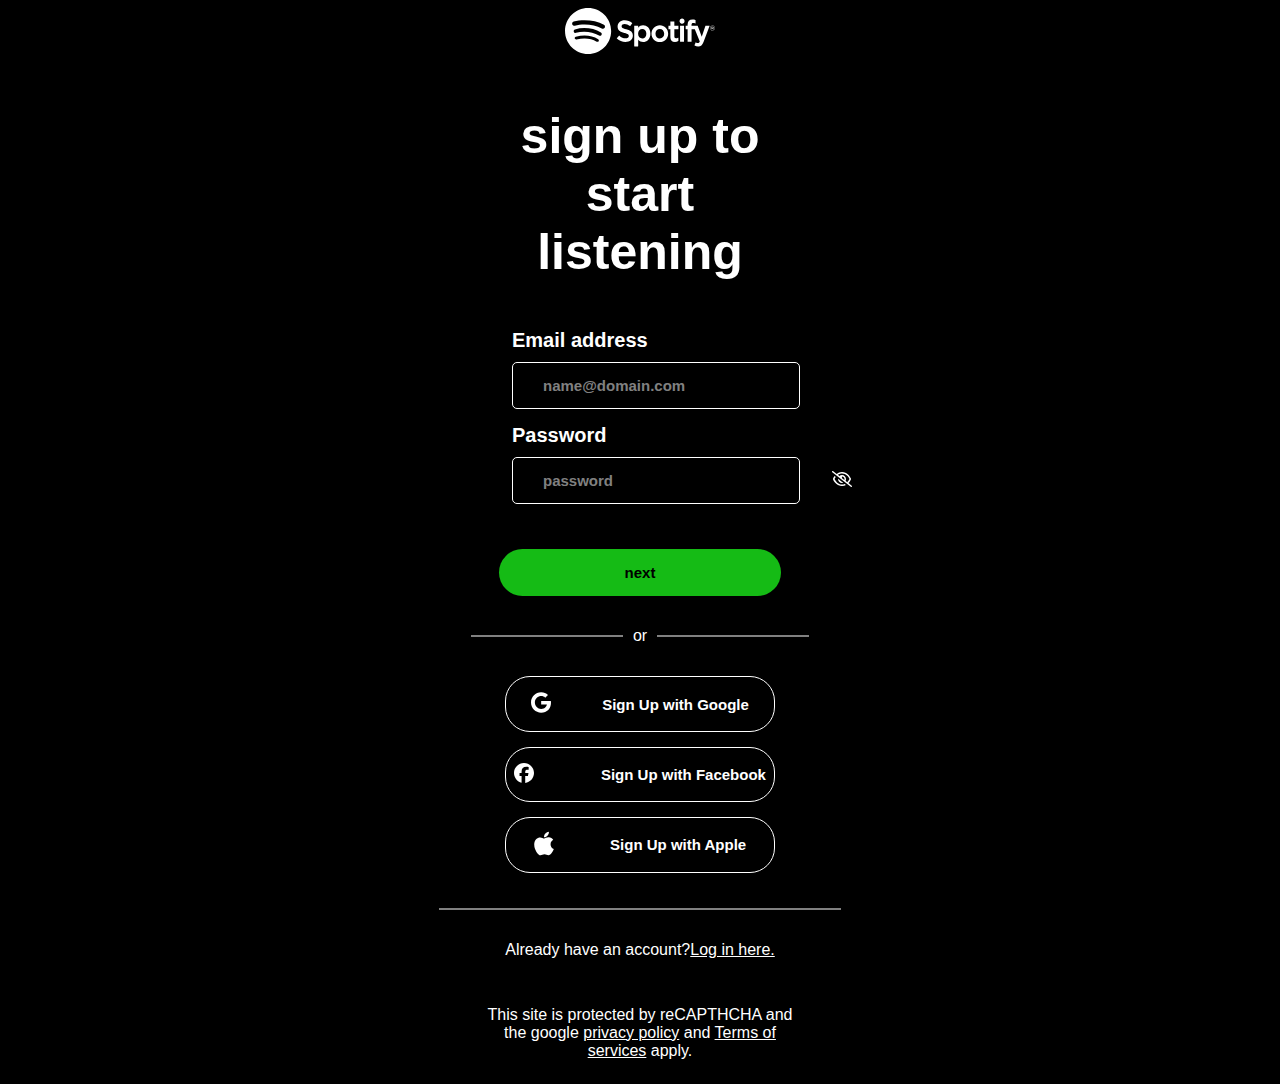
<file: signup.html>
<!DOCTYPE html>
<html lang="en">

<head>
    <meta charset="UTF-8">
    <meta name="viewport" content="width=device-width, initial-scale=1.0">
    <title>'spotify - Web player : signup</title>
    <link rel="stylesheet" href="./css/signup.css">
    <link rel="stylesheet" href="./css/utitlity.css">
    <link rel="shortcut icon" href="./icon/favicon.ico" type="image/x-icon">
</head>

<body>
    <div class="container">
        <div class="logo"><a href="./index.html"><img width="150" class="invert" src="./svgs/logo.svg" alt="logo"></a></div>
        <div class="heading">
            <h1>sign up to start listening</h1>
        </div>
        <div class="email"><label for="email">Email address</label>
            <input type="email" name="email" id="email" placeholder="name@domain.com">
        </div>
        <div class="password">
            <div class="pass">
                <label for="password">Password</label>
                <input type="password" name="password" id="password" placeholder="password">
            </div>
            <img class="invert eye hide" width="20" src="./svgs/eye-regular.svg" alt="eye">
            <img class="invert eye_slash" width="20" src="./svgs/eye-slash-regular.svg" alt="eye">
        </div>
        <a href="./login.html"><button class="next">next</button></a>
        <div class="or">
            <div class="line"></div>
            <p>or</p>
            <div class="line"></div>
        </div>
        <div class="google">
            <div><img width="20" class="invert" src="./svgs/google-brands-solid.svg" alt="google"></div>
            <div>Sign Up with Google</div>
        </div><div class="facebook">
            <div><img width="20" src="./svgs/facebook-brands-solid.svg" alt="facebook"></div>
            <div>Sign Up with Facebook</div>
        </div>
        <div class="apple">
            <div><img width="20" class="invert" src="./svgs/apple-brands-solid.svg" alt="apple"></div>
            <div>Sign Up with Apple</div>
        </div>
        <div class="line2"></div>
        <div class="already">
            <p>Already have an account?</p>
            <p class="log"><a href="./login.html">Log in here.</a></p>
        </div>
        <div class="this">
            <p>This site is protected by reCAPTHCHA and the google <span class="pp"><a href="./privacypolicy.html">privacy policy</a></span> and <span
                    class="tos"><a href="./termsofuse.html">Terms of services</a></span> apply.</p>
        </div>
    </div>
    <script src="./js/functionality.js"></script>
</body>


</html>
</file>
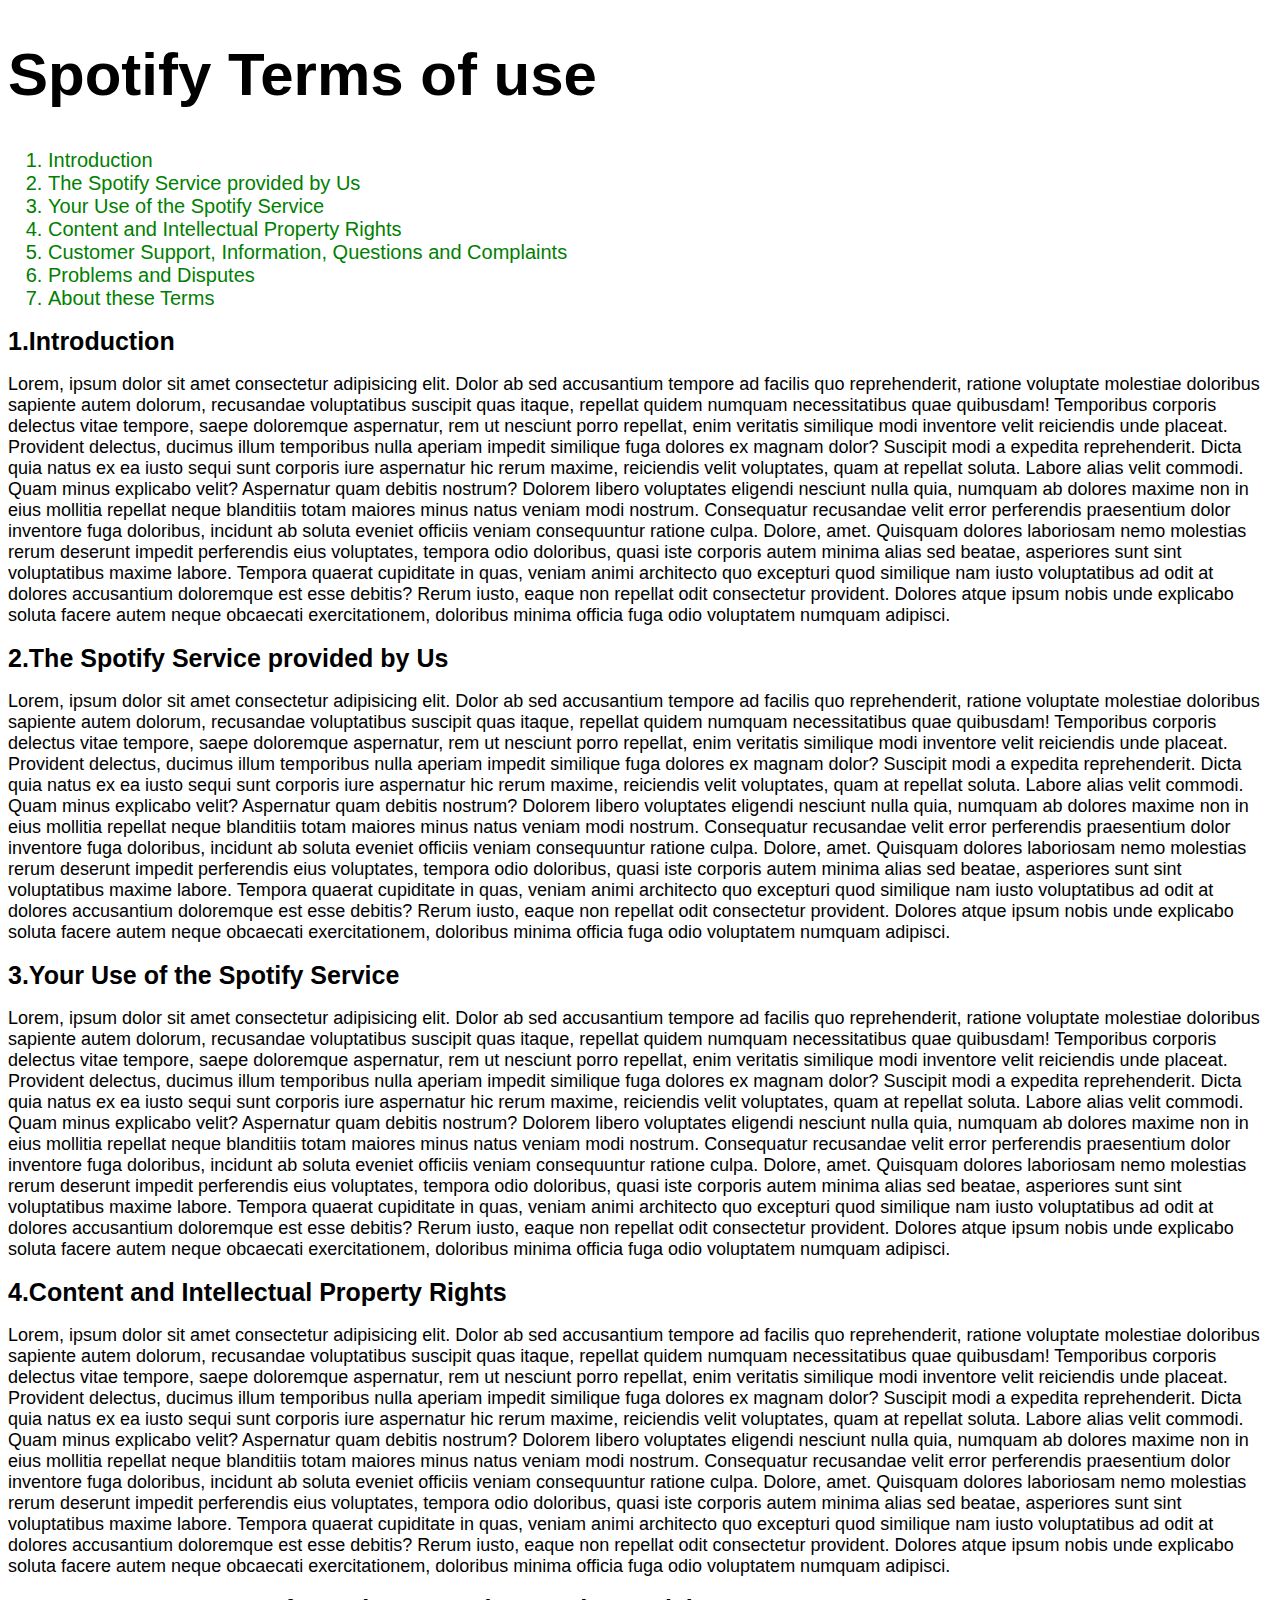
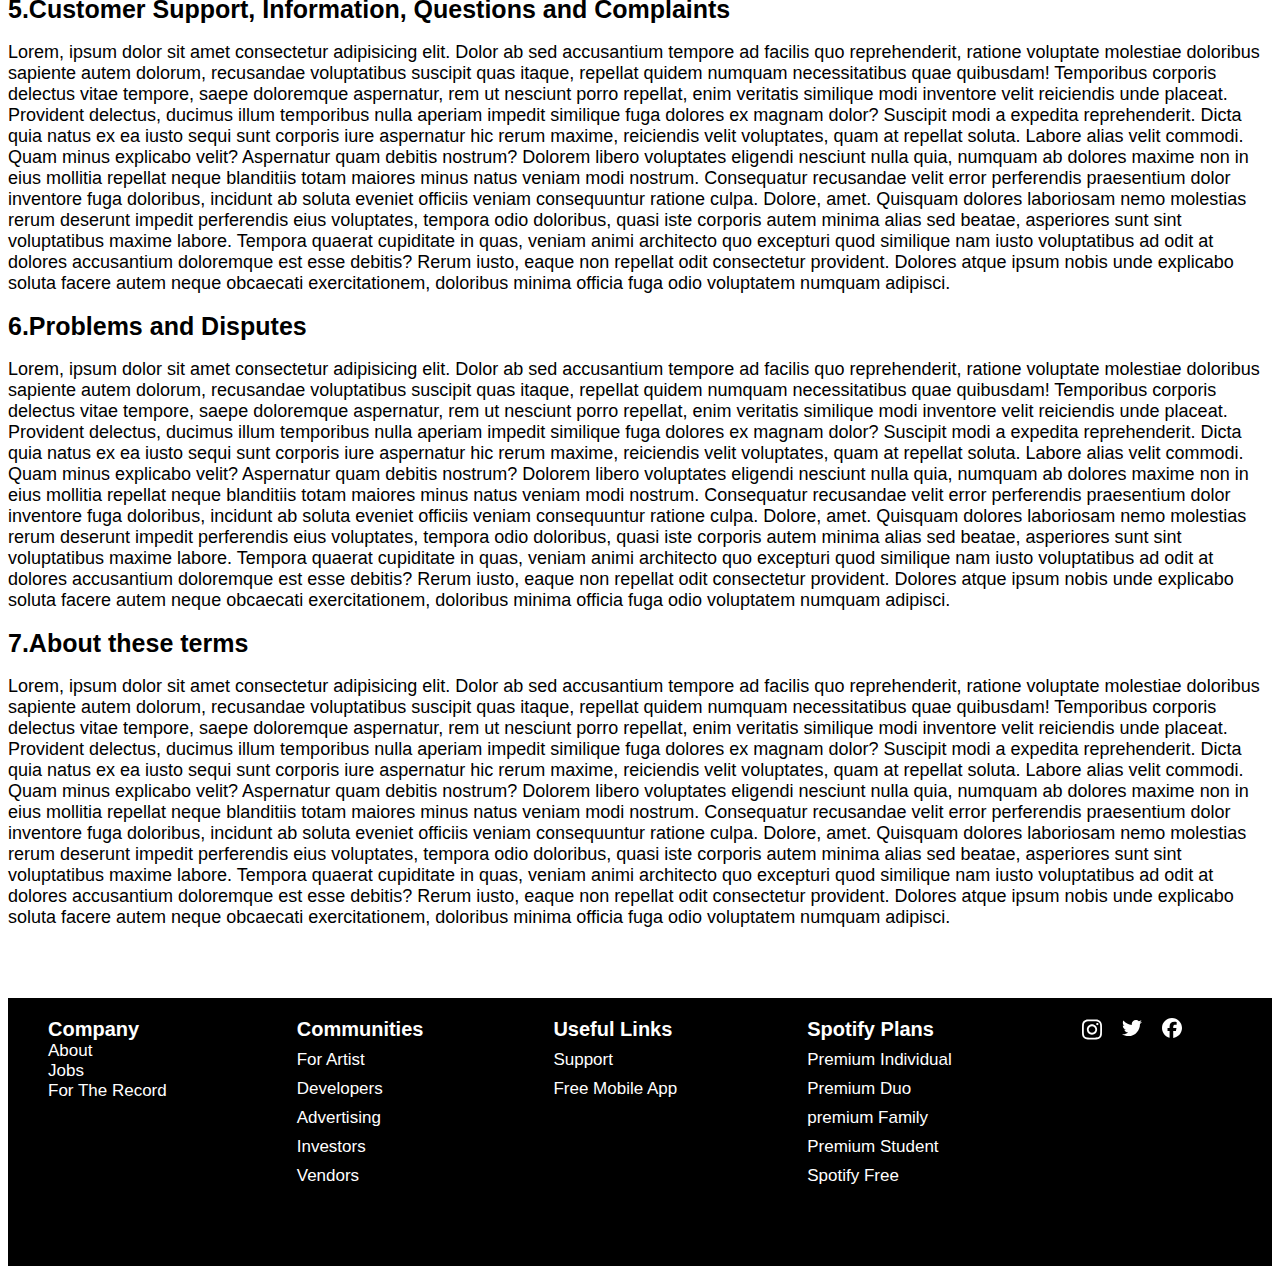
<file: termsofuse.html>
<!DOCTYPE html>
<html lang="en">
<head>
    <meta charset="UTF-8">
    <meta name="viewport" content="width=device-width, initial-scale=1.0">
    <link rel="stylesheet" href="css/utitlity.css">
    <link rel="stylesheet" href="css/privacypolicy.css">
    <title>'spotify - Web player : Terms of Services'</title>
    <link rel="shortcut icon" href="icon/favicon.ico" type="image/x-icon">
</head>
<body>
    <h1 class="heading">Spotify Terms of use</h1>
    <ol>
        <li>Introduction</li>
        <li>The Spotify Service provided by Us</li>
        <li>Your Use of the Spotify Service</li>
        <li>Content and Intellectual Property Rights</li>
        <li>Customer Support, Information, Questions and Complaints</li>
        <li>Problems and Disputes</li>
        <li>About these Terms</li>
    </ol>
    <h1>1.Introduction</h1>
    <p>Lorem, ipsum dolor sit amet consectetur adipisicing elit. Dolor ab sed accusantium tempore ad facilis quo reprehenderit, ratione voluptate molestiae doloribus sapiente autem dolorum, recusandae voluptatibus suscipit quas itaque, repellat quidem numquam necessitatibus quae quibusdam! Temporibus corporis delectus vitae tempore, saepe doloremque aspernatur, rem ut nesciunt porro repellat, enim veritatis similique modi inventore velit reiciendis unde placeat. Provident delectus, ducimus illum temporibus nulla aperiam impedit similique fuga dolores ex magnam dolor? Suscipit modi a expedita reprehenderit. Dicta quia natus ex ea iusto sequi sunt corporis iure aspernatur hic rerum maxime, reiciendis velit voluptates, quam at repellat soluta. Labore alias velit commodi. Quam minus explicabo velit? Aspernatur quam debitis nostrum? Dolorem libero voluptates eligendi nesciunt nulla quia, numquam ab dolores maxime non in eius mollitia repellat neque blanditiis totam maiores minus natus veniam modi nostrum. Consequatur recusandae velit error perferendis praesentium dolor inventore fuga doloribus, incidunt ab soluta eveniet officiis veniam consequuntur ratione culpa. Dolore, amet. Quisquam dolores laboriosam nemo molestias rerum deserunt impedit perferendis eius voluptates, tempora odio doloribus, quasi iste corporis autem minima alias sed beatae, asperiores sunt sint voluptatibus maxime labore. Tempora quaerat cupiditate in quas, veniam animi architecto quo excepturi quod similique nam iusto voluptatibus ad odit at dolores accusantium doloremque est esse debitis? Rerum iusto, eaque non repellat odit consectetur provident. Dolores atque ipsum nobis unde explicabo soluta facere autem neque obcaecati exercitationem, doloribus minima officia fuga odio voluptatem numquam adipisci.</p>
    <h1>2.The Spotify Service provided by Us</h1>
    <p>Lorem, ipsum dolor sit amet consectetur adipisicing elit. Dolor ab sed accusantium tempore ad facilis quo reprehenderit, ratione voluptate molestiae doloribus sapiente autem dolorum, recusandae voluptatibus suscipit quas itaque, repellat quidem numquam necessitatibus quae quibusdam! Temporibus corporis delectus vitae tempore, saepe doloremque aspernatur, rem ut nesciunt porro repellat, enim veritatis similique modi inventore velit reiciendis unde placeat. Provident delectus, ducimus illum temporibus nulla aperiam impedit similique fuga dolores ex magnam dolor? Suscipit modi a expedita reprehenderit. Dicta quia natus ex ea iusto sequi sunt corporis iure aspernatur hic rerum maxime, reiciendis velit voluptates, quam at repellat soluta. Labore alias velit commodi. Quam minus explicabo velit? Aspernatur quam debitis nostrum? Dolorem libero voluptates eligendi nesciunt nulla quia, numquam ab dolores maxime non in eius mollitia repellat neque blanditiis totam maiores minus natus veniam modi nostrum. Consequatur recusandae velit error perferendis praesentium dolor inventore fuga doloribus, incidunt ab soluta eveniet officiis veniam consequuntur ratione culpa. Dolore, amet. Quisquam dolores laboriosam nemo molestias rerum deserunt impedit perferendis eius voluptates, tempora odio doloribus, quasi iste corporis autem minima alias sed beatae, asperiores sunt sint voluptatibus maxime labore. Tempora quaerat cupiditate in quas, veniam animi architecto quo excepturi quod similique nam iusto voluptatibus ad odit at dolores accusantium doloremque est esse debitis? Rerum iusto, eaque non repellat odit consectetur provident. Dolores atque ipsum nobis unde explicabo soluta facere autem neque obcaecati exercitationem, doloribus minima officia fuga odio voluptatem numquam adipisci.</p>
    <h1>3.Your Use of the Spotify Service</h1>
    <p>Lorem, ipsum dolor sit amet consectetur adipisicing elit. Dolor ab sed accusantium tempore ad facilis quo reprehenderit, ratione voluptate molestiae doloribus sapiente autem dolorum, recusandae voluptatibus suscipit quas itaque, repellat quidem numquam necessitatibus quae quibusdam! Temporibus corporis delectus vitae tempore, saepe doloremque aspernatur, rem ut nesciunt porro repellat, enim veritatis similique modi inventore velit reiciendis unde placeat. Provident delectus, ducimus illum temporibus nulla aperiam impedit similique fuga dolores ex magnam dolor? Suscipit modi a expedita reprehenderit. Dicta quia natus ex ea iusto sequi sunt corporis iure aspernatur hic rerum maxime, reiciendis velit voluptates, quam at repellat soluta. Labore alias velit commodi. Quam minus explicabo velit? Aspernatur quam debitis nostrum? Dolorem libero voluptates eligendi nesciunt nulla quia, numquam ab dolores maxime non in eius mollitia repellat neque blanditiis totam maiores minus natus veniam modi nostrum. Consequatur recusandae velit error perferendis praesentium dolor inventore fuga doloribus, incidunt ab soluta eveniet officiis veniam consequuntur ratione culpa. Dolore, amet. Quisquam dolores laboriosam nemo molestias rerum deserunt impedit perferendis eius voluptates, tempora odio doloribus, quasi iste corporis autem minima alias sed beatae, asperiores sunt sint voluptatibus maxime labore. Tempora quaerat cupiditate in quas, veniam animi architecto quo excepturi quod similique nam iusto voluptatibus ad odit at dolores accusantium doloremque est esse debitis? Rerum iusto, eaque non repellat odit consectetur provident. Dolores atque ipsum nobis unde explicabo soluta facere autem neque obcaecati exercitationem, doloribus minima officia fuga odio voluptatem numquam adipisci.</p>
    <h1>4.Content and Intellectual Property Rights</h1>
    <p>Lorem, ipsum dolor sit amet consectetur adipisicing elit. Dolor ab sed accusantium tempore ad facilis quo reprehenderit, ratione voluptate molestiae doloribus sapiente autem dolorum, recusandae voluptatibus suscipit quas itaque, repellat quidem numquam necessitatibus quae quibusdam! Temporibus corporis delectus vitae tempore, saepe doloremque aspernatur, rem ut nesciunt porro repellat, enim veritatis similique modi inventore velit reiciendis unde placeat. Provident delectus, ducimus illum temporibus nulla aperiam impedit similique fuga dolores ex magnam dolor? Suscipit modi a expedita reprehenderit. Dicta quia natus ex ea iusto sequi sunt corporis iure aspernatur hic rerum maxime, reiciendis velit voluptates, quam at repellat soluta. Labore alias velit commodi. Quam minus explicabo velit? Aspernatur quam debitis nostrum? Dolorem libero voluptates eligendi nesciunt nulla quia, numquam ab dolores maxime non in eius mollitia repellat neque blanditiis totam maiores minus natus veniam modi nostrum. Consequatur recusandae velit error perferendis praesentium dolor inventore fuga doloribus, incidunt ab soluta eveniet officiis veniam consequuntur ratione culpa. Dolore, amet. Quisquam dolores laboriosam nemo molestias rerum deserunt impedit perferendis eius voluptates, tempora odio doloribus, quasi iste corporis autem minima alias sed beatae, asperiores sunt sint voluptatibus maxime labore. Tempora quaerat cupiditate in quas, veniam animi architecto quo excepturi quod similique nam iusto voluptatibus ad odit at dolores accusantium doloremque est esse debitis? Rerum iusto, eaque non repellat odit consectetur provident. Dolores atque ipsum nobis unde explicabo soluta facere autem neque obcaecati exercitationem, doloribus minima officia fuga odio voluptatem numquam adipisci.</p>
    <h1>5.Customer Support, Information, Questions and Complaints</h1>
    <p>Lorem, ipsum dolor sit amet consectetur adipisicing elit. Dolor ab sed accusantium tempore ad facilis quo reprehenderit, ratione voluptate molestiae doloribus sapiente autem dolorum, recusandae voluptatibus suscipit quas itaque, repellat quidem numquam necessitatibus quae quibusdam! Temporibus corporis delectus vitae tempore, saepe doloremque aspernatur, rem ut nesciunt porro repellat, enim veritatis similique modi inventore velit reiciendis unde placeat. Provident delectus, ducimus illum temporibus nulla aperiam impedit similique fuga dolores ex magnam dolor? Suscipit modi a expedita reprehenderit. Dicta quia natus ex ea iusto sequi sunt corporis iure aspernatur hic rerum maxime, reiciendis velit voluptates, quam at repellat soluta. Labore alias velit commodi. Quam minus explicabo velit? Aspernatur quam debitis nostrum? Dolorem libero voluptates eligendi nesciunt nulla quia, numquam ab dolores maxime non in eius mollitia repellat neque blanditiis totam maiores minus natus veniam modi nostrum. Consequatur recusandae velit error perferendis praesentium dolor inventore fuga doloribus, incidunt ab soluta eveniet officiis veniam consequuntur ratione culpa. Dolore, amet. Quisquam dolores laboriosam nemo molestias rerum deserunt impedit perferendis eius voluptates, tempora odio doloribus, quasi iste corporis autem minima alias sed beatae, asperiores sunt sint voluptatibus maxime labore. Tempora quaerat cupiditate in quas, veniam animi architecto quo excepturi quod similique nam iusto voluptatibus ad odit at dolores accusantium doloremque est esse debitis? Rerum iusto, eaque non repellat odit consectetur provident. Dolores atque ipsum nobis unde explicabo soluta facere autem neque obcaecati exercitationem, doloribus minima officia fuga odio voluptatem numquam adipisci.</p>
    <h1>6.Problems and Disputes</h1>
    <p>Lorem, ipsum dolor sit amet consectetur adipisicing elit. Dolor ab sed accusantium tempore ad facilis quo reprehenderit, ratione voluptate molestiae doloribus sapiente autem dolorum, recusandae voluptatibus suscipit quas itaque, repellat quidem numquam necessitatibus quae quibusdam! Temporibus corporis delectus vitae tempore, saepe doloremque aspernatur, rem ut nesciunt porro repellat, enim veritatis similique modi inventore velit reiciendis unde placeat. Provident delectus, ducimus illum temporibus nulla aperiam impedit similique fuga dolores ex magnam dolor? Suscipit modi a expedita reprehenderit. Dicta quia natus ex ea iusto sequi sunt corporis iure aspernatur hic rerum maxime, reiciendis velit voluptates, quam at repellat soluta. Labore alias velit commodi. Quam minus explicabo velit? Aspernatur quam debitis nostrum? Dolorem libero voluptates eligendi nesciunt nulla quia, numquam ab dolores maxime non in eius mollitia repellat neque blanditiis totam maiores minus natus veniam modi nostrum. Consequatur recusandae velit error perferendis praesentium dolor inventore fuga doloribus, incidunt ab soluta eveniet officiis veniam consequuntur ratione culpa. Dolore, amet. Quisquam dolores laboriosam nemo molestias rerum deserunt impedit perferendis eius voluptates, tempora odio doloribus, quasi iste corporis autem minima alias sed beatae, asperiores sunt sint voluptatibus maxime labore. Tempora quaerat cupiditate in quas, veniam animi architecto quo excepturi quod similique nam iusto voluptatibus ad odit at dolores accusantium doloremque est esse debitis? Rerum iusto, eaque non repellat odit consectetur provident. Dolores atque ipsum nobis unde explicabo soluta facere autem neque obcaecati exercitationem, doloribus minima officia fuga odio voluptatem numquam adipisci.</p>
    <h1>7.About these terms</h1>
    <p>Lorem, ipsum dolor sit amet consectetur adipisicing elit. Dolor ab sed accusantium tempore ad facilis quo reprehenderit, ratione voluptate molestiae doloribus sapiente autem dolorum, recusandae voluptatibus suscipit quas itaque, repellat quidem numquam necessitatibus quae quibusdam! Temporibus corporis delectus vitae tempore, saepe doloremque aspernatur, rem ut nesciunt porro repellat, enim veritatis similique modi inventore velit reiciendis unde placeat. Provident delectus, ducimus illum temporibus nulla aperiam impedit similique fuga dolores ex magnam dolor? Suscipit modi a expedita reprehenderit. Dicta quia natus ex ea iusto sequi sunt corporis iure aspernatur hic rerum maxime, reiciendis velit voluptates, quam at repellat soluta. Labore alias velit commodi. Quam minus explicabo velit? Aspernatur quam debitis nostrum? Dolorem libero voluptates eligendi nesciunt nulla quia, numquam ab dolores maxime non in eius mollitia repellat neque blanditiis totam maiores minus natus veniam modi nostrum. Consequatur recusandae velit error perferendis praesentium dolor inventore fuga doloribus, incidunt ab soluta eveniet officiis veniam consequuntur ratione culpa. Dolore, amet. Quisquam dolores laboriosam nemo molestias rerum deserunt impedit perferendis eius voluptates, tempora odio doloribus, quasi iste corporis autem minima alias sed beatae, asperiores sunt sint voluptatibus maxime labore. Tempora quaerat cupiditate in quas, veniam animi architecto quo excepturi quod similique nam iusto voluptatibus ad odit at dolores accusantium doloremque est esse debitis? Rerum iusto, eaque non repellat odit consectetur provident. Dolores atque ipsum nobis unde explicabo soluta facere autem neque obcaecati exercitationem, doloribus minima officia fuga odio voluptatem numquam adipisci.</p>
    <div class="third_right flex">
        <div class="company flex flexcolumn">
            <div class="bold"><a target="_blank" href="$">Company</a></div>
            <div><a target="_blank" href="$">About</a></div>
            <div><a target="_blank" href="$">Jobs</a></div>
            <div><a target="_blank" href="$">For The Record</a></div>
        </div>
        <div class="communities flex flexcolumn gap_2">
            <div class="bold"><a target="_blank" href="$">Communities</a></div>
            <div><a target="_blank" href="$">For Artist</a></div>
            <div><a target="_blank" href="$">Developers</a></div>
            <div><a target="_blank" href="$">Advertising</a></div>
            <div><a target="_blank" href="$">Investors</a></div>
            <div><a target="_blank" href="$">Vendors</a></div>
        </div>
        <div class="usefull_links flex flexcolumn gap_2">
            <div class="bold"><a target="_blank" href="$">Useful Links</a></div>
            <div><a target="_blank" href="$">Support</a></div>
            <div><a target="_blank" href="$">Free Mobile App</a></div>
        </div>
        <div class="spotify_plans flex flexcolumn gap_2">
            <div class="bold"><a target="_blank" href="$">Spotify Plans</a></div>
            <div><a target="_blank" href="$">Premium Individual</a></div>
            <div><a target="_blank" href="$">Premium Duo</a></div>
            <div><a target="_blank" href="$">premium Family</a></div>
            <div><a target="_blank" href="$">Premium Student</a></div>
            <div><a target="_blank" href="$">Spotify Free</a></div>
        </div>
        <div class="logos flex gap_3">
            <a target="_blank" href="$"><img width="20" src="svgs/instagram-brands-solid.svg"
                    alt="instagram"></a>
            <a target="_blank" href="$"><img width="20" src="svgs/twitter-brands-solid (1).svg"
                    alt="twitter"></a>
            <a target="_blank" href="$"><img width="20" src="svgs/facebook-brands-solid.svg"
                    alt="facebook"></a>
        </div>
    </div>
</body>
</html>
</file>
<file: css/style.css>
:root {
    --a: 0;
}

* {
    margin: 0;
    padding: 0;
    font-family: sans-serif;
    box-sizing: border-box;
}

body {
    background-color: black;
    color: white;
}

.container {
    padding: 10px;
    position: relative;
}

.left {
    background-color: #151515;
    border-radius: 7px;
    width: 20vw;
    max-height: 87vh;
    overflow: hidden;
}

.left::-webkit-scrollbar {
    width: 7px;
    background-color: transparent;
}

.left::-webkit-scrollbar-thumb {
    background: linear-gradient(pink, purple);
    border-radius: 10px;
}


.left:hover {
    overflow: auto;
}


.right {
    width: 80vw;
    background-color: #151515;
    border-radius: 7px;
    max-height: 87vh;
    overflow: hidden;
    position: relative;
}

.right::-webkit-scrollbar {
    width: 7px;
    background-color: transparent;
}

.right::-webkit-scrollbar-thumb {
    background: linear-gradient(pink, purple);
    border-radius: 10px;
}

.right:hover {
    overflow: auto;
}

.home {
    margin-bottom: 10px;
    background-color: rgb(40, 40, 40);
    border-radius: 7px;
    padding: 20px;
}

.library {
    background-color: #151515;
    border-radius: 7px;
    padding: 10px;
}

.color {
    color: #d3d3d3;
}

.color:hover {
    text-decoration: underline;
    text-decoration-color: #d3d3d3;
    text-underline-offset: 5px;
    cursor: pointer;
}

.color1:hover {
    text-decoration: underline;
    text-underline-offset: 5px;
    cursor: pointer;
}

.color1 a {
    text-decoration: none;
    color: white;
}

.first_right {
    background-color: rgb(40, 40, 40);
}

.set_width {
    width: 20px;
}

.gap_1 {
    gap: 30px;
}

.gap_2 {
    gap: 9px;
}

.gap_3 {
    gap: 20px;
}

.gap_4 {
    gap: 50px;
}

.gap_5 {
    gap: 190px;
}

.set_width2 {
    width: 40px;
}

.set_width3 {
    width: 12px;
}

.set_width4 {
    width: 15px;
}

.size {
    font-size: 20px;
    font-weight: bold;
    color: #d3d3d3;
}

.size:hover {
    text-decoration: underline;
    text-decoration-color: #d3d3d3;
    text-underline-offset: 5px;
    cursor: pointer;
}

.librarydecor {
    display: flex;
    align-items: center;
    justify-content: space-between;
}

.plus:hover {
    border-radius: 50%;
    filter: invert(1);
    background-color: rgb(40, 40, 40);
}

.first_box {
    background-color: rgb(40, 40, 40);
    padding: 30px 15px;
    font-weight: bold;
    line-height: 40px;
    border-radius: 7px;
    margin-top: 10px;
}

.first_line {
    font-size: 20px;
}

.second_line {
    font-size: 15px;
}

.third_line {
    font-size: 18px;
    font-weight: bold;
}

.forth_line {
    font-size: 15px;
}

.button {
    padding: 10px 15px;
    font-size: 17px;
    font-weight: bold;
    border-radius: 20px;
    border: none;
}

.button:hover {
    background-color: #151515;
    color: white;
    cursor: pointer;
}

.justice {
    justify-content: space-between;
}

.button_1 {
    padding: 10px 15px;
    font-size: 20px;
    font-weight: bold;
    border: none;
    color: #d3d3d3;
    background-color: rgb(40, 40, 40);
}

.button_1:hover {
    border: 2px solid rgb(40, 40, 40);
    cursor: pointer;
}

.button_2 {
    padding: 13px 23px;
    font-size: 20px;
    font-weight: bold;
    border: none;
    background-color: white;
    border-radius: 25px;
}

.button_2:hover {
    background-color: #151515;
    color: white;
    cursor: pointer;
}

.svgs {
    padding: 13px 20px;
}

.signup {
    padding: 13px;
}

.second_right {
    display: flex;
    justify-content: space-between;
    align-items: center;
    padding: 20px 30px;
}

.first_card {
    background-color: rgb(40, 40, 40);
    padding: 15px;
    width: 200px;
    justify-content: center;
    object-fit: contain;
    position: relative;
    transition: all 1s;
}

.first_card:hover {
    background-color: rgb(73, 73, 73);
    --a: 1;
    cursor: pointer;
}

.second_box {
    height: 30vh;
    overflow: hidden;
}

.second_box:hover {
    overflow: auto;
}

.second_box::-webkit-scrollbar {
    width: 7px;
    background-color: transparent;
}

.second_box::-webkit-scrollbar-thumb {
    background: linear-gradient(pink, purple);
    border-radius: 10px;
}

.cards {
    height: 37vh;
    overflow: hidden;
    padding: 0 60px;
    width: 75vw;
    flex-wrap: wrap;
}

.cards:hover {
    overflow: auto;
}

.cards::-webkit-scrollbar {
    width: 7px;
    background-color: transparent;
}

.cards::-webkit-scrollbar-thumb {
    background: linear-gradient(pink, purple);
    border-radius: 10px;
}

.first_right {
    position: sticky;
    top: 0;
    z-index: 1;
}

.forth_right {
    display: flex;
    justify-content: space-between;
    align-items: center;
    padding: 10px 30px;
}

.artist {
    height: 30vh;
    overflow: hidden;
    padding: 0 60px;
    width: 75vw;
    flex-wrap: wrap;
}

.artist:hover {
    overflow: auto;
}

.artist::-webkit-scrollbar {
    width: 7px;
    background-color: transparent;
}

.artist::-webkit-scrollbar-thumb {
    background: linear-gradient(pink, purple);
    border-radius: 10px;
}

.first_artist {
    width: 220px;
    align-items: center;
    object-fit: contain;
    position: relative;
    object-fit: contain;
}

.first_artist:hover {
    --a: 1;
    cursor: pointer;
}

.first_artist img {
    border-radius: 50%;
}

.first_left {
    margin-top: 40px;
}

.first_left a {
    text-decoration: none;
    color: white;
}

.first_left a:hover {
    text-decoration: underline;
}

.cookies {
    margin-top: 15px;
}

.cookies a {
    text-decoration: none;
    color: white;
    font-weight: bold;
    font-size: large;
}

.cookies a:hover {
    text-decoration: underline;
}

.button_3 {
    background-color: black;
    border: 2px solid #d3d3d3;
    border-radius: 15px;
    padding: 6px 10px;
    color: white;
    align-items: center;
    font-size: large;
    margin-top: 50px;
}

.button_3:hover {
    cursor: pointer;
    filter: invert(1);
}

.play {
    width: 45px;
    height: 45px;
    background-color: #1fdf64;
    border-radius: 50%;
    position: absolute;
    right: 17px;
    bottom: 120px;
    opacity: var(--a);
}

.play1 {
    width: 45px;
    height: 45px;
    background-color: #1fdf64;
    border-radius: 50%;
    position: absolute;
    right: 45px;
    bottom: 150px;
    opacity: var(--a);
}

.play2 {
    width: 45px;
    height: 45px;
    background-color: #1fdf64;
    border-radius: 50%;
    position: absolute;
    right: 45px;
    bottom: 125px;
    opacity: var(--a);
}

.play,
.play1,
.play2:hover {
    cursor: pointer;
}

.outline {
    outline: 2px solid #353434;
    outline-offset: 8px;
    background-color: #353434;
    border-radius: 50%;
}

.third_right {
    font-size: 17px;
    padding: 20px 40px 80px 40px;
    margin-top: 70px;
    gap: 130px;
}

.third_right a {
    text-decoration: none;
    color: white;
    cursor: pointer;
}

.third_right a:hover {
    text-decoration: underline;
}

.bold {
    font-weight: bold;
    font-size: 20px;
}

.line {
    background-color: #6d6c6c;
    margin-bottom: 30px;
    height: 3px;
}

.footer {
    padding: 20px 20px 50px 20px;
    font-size: 20px;
    margin-bottom: 60px;
}

.footer1 {
    bottom: 10px;
    width: calc(99vw - 10px);
    justify-content: space-between;
    margin: 0 10px;
    padding: 15px;
    line-height: 20px;
    background: linear-gradient(rgb(150, 63, 132), rgb(30, 77, 147));
    border-radius: 7px;
}

.footer1 p {
    font-size: 20px;
}

.button_4 {
    padding: 15px 25px;
    font-size: 20px;
    font-weight: bold;
    border-radius: 25px;
    border: none;
}

.button_4:hover {
    cursor: pointer;
    background-color: #151515;
    color: white;
}

.fifth_right {
    padding: 12px 0;
    position: fixed;
    bottom: 90px;
    z-index: 2;
    width: calc(80vw - 25px);
    border-radius: 7px;
    background-color: rgb(32, 31, 31);
}

.songinfo {
    width: 78vw;
    text-align: center;
}

.songname,
.songtime {
    color: white;
    width: 320px;
}

.songbuttons {
    width: 350px;
}

.songbuttons img {
    cursor: pointer;
}

.seekbar {
    width: 77vw;
    position: absolute;
    bottom: 3px;
    border: 2px solid white;
    height: 2px;
    border-radius: 3px;
    cursor: pointer;
}

.circle {
    width: 13px;
    height: 13px;
    border-radius: 20px;
    background-color: white;
    position: relative;
    bottom: 6px;
    left: -1%;
    transition: left 0.5s;
}

.songlist {
    height: 380px;
    overflow: hidden;
}

.songlist:hover {
    overflow: auto;
}

.songlist ul li {
    list-style-type: decimal;
    border: 2px solid lightgray;
    margin: 10px 0;
    justify-content: space-between;
    font-size: 11px;
    font-weight: bold;
    padding: 10px;
    border-radius: 7px;
    cursor: pointer;

}

.info {
    width: 150px;
}

.info div {
    word-break: break-all;
}

.songlist::-webkit-scrollbar {
    width: 7px;
    background-color: transparent;
}

.songlist::-webkit-scrollbar-thumb {
    background: linear-gradient(pink, purple);
    border-radius: 10px;
}

.playnow img {
    width: 15px;
}

.music img {
    width: 20px;
}

.hamburger {
    display: none;
}

.hamburger:hover {
    cursor: pointer;
}

.close {
    position: absolute;
    right: 10px;
    top: 20px;
}

.close:hover {
    cursor: pointer;
}

.lessthan,
.greaterthan:hover {
    cursor: pointer;
}

.timevol {
    display: flex;
    justify-content: center;
    align-items: center;
    gap: 10px;
}

.timevol:hover {
    cursor: pointer;
}

.range input {
    cursor: pointer;
}

@media screen and (max-width:1500px) {

    .right {
        width: 99vw;
    }

    .left {
        position: absolute;
        background-color: black;
        z-index: 3;
        width: 355px;
        margin: 0;
        padding: 0;
    }

    .artist {
        width: 95vw;
        height: 26vh;
        justify-content: center;
    }

    .cards {
        width: 95vw;
        justify-content: center;
        gap: 25px;
    }

    .fifth_right {
        bottom: 110px;
        width: calc(99vw - 10px);
    }

    .seekbar {
        width: calc(99vw - 40px);
    }

    .hamburger {
        display: block;
    }

    .third_right {
        flex-wrap: wrap;
        justify-content: center;
        gap: 30px;
        padding: 12px;
        font-size: 13px;
    }
}

@media screen and (max-width : 860px) {
    .songinfo {
        flex-direction: column;
        gap: 10px;
    }
}

@media screen and (max-width : 700px) {
    .footer1 {
        flex-direction: column;
        gap: 10px;
    }

    #previous {
        width: 20px;
    }

    #play {
        width: 20px;
    }

    #next {
        width: 20px;
    }

    .songname,
    .songtime {
        font-size: 12px;
    }
}

@media screen and (max-width : 450px) {
    .button_1 {
        font-size: 15px;
        font-weight: normal;
    }

    .button_2 {
        padding: 10px 20px;
        font-size: 15px;
        font-weight: normal;
    }
}

@media screen and (max-width : 380px) {
    .signup {
        padding: 13px 10px;
    }

    .svgs {
        padding: 13px 10px;
    }
}
</file>
<file: css/utitlity.css>
.flex{
    display: flex;
}
.flex_center{
    display: flex;
    align-items: center;
}
.flex_center_center{
    display: flex;
    justify-content: center;
    align-items: center;
}
.flex_wrap{
    flex-wrap: wrap;
}
.flexcolumn{
    flex-direction: column;
}
.hide{
    display: none;
}

.bb-0{
    border-bottom: 0;
}
.bt-0{
    border-top: 0;
}
.bl-0{
    border-left: 0;
}
.br-0{
    border-right: 0;
}
.btn{
    padding: 8px 27px;
    font-size: 25px;
    font-weight: bold;
    border-radius: 8px;
    border: none;
    font-family: serif;
}
.invert{
    filter: invert(1);
}
.hide{
    display: none;
}
.gap_2 {
    gap: 9px;
}

.gap_3 {
    gap: 20px;
}
</file>
<file: css/forget.css>
body {
    background-color: black;
    color: white;
    font-family: sans-serif;
}

.container {
    display: flex;
    flex-direction: column;
    justify-content: center;
    align-items: center;
    gap: 230px;
}

.upper {
    display: flex;
    flex-direction: column;
    justify-content: center;
    align-items: center;
    gap: 15px;
}

.logo {
    text-align: center;
}

.heading1 h1 {
    font-size: 40px;
    text-align: center;
}

.heading p {
    font-size: 18px;
    width: 25vw;
    text-align: center;
}

.email {
    width: 20vw;
    color: white;
}

.email input {
    background-color: transparent;
    border: 1px solid white;
    width: 20vw;
    height: 45px;
    border-radius: 5px;
    margin: 10px 0 0 0;
    color: white;
    padding: 0 15px;
}

.email input:hover {
    cursor: pointer;
}

.email label {
    font-size: 20px;
    font-weight: bold;
}

.need {
    text-decoration: underline;
    text-align: start;
}

.send {
    margin-top: 10px;
    width: 22vw;
    background-color: rgb(21, 187, 21);
    font-size: 15px;
    font-weight: bold;
    border: none;
    padding: 15px 0;
    border-radius: 25px;
}

.send:hover {
    cursor: pointer;
    background-color: rgb(89, 242, 89);
}

.pp,
.tos {
    text-decoration: underline;
}

.pp:hover {
    cursor: pointer;
}
.pp a {
    color: white;
    text-decoration: underline;
}

.tos:hover {
    cursor: pointer;
}
.tos a {
    color: white;
    text-decoration: underline;
}

.lower {
    width: 25vw;
    margin: 0 auto;
    text-align: center;
}
.need a{
    color: white;
    text-decoration: underline;
}
</file>
<file: css/login.css>
body {
    background: linear-gradient(rgb(23, 22, 22),rgb(95, 93, 93));
    color: white;
    font-family: sans-serif;
}

.container {
    background-color: black;
    display: flex;
    flex-direction: column;
    width: 40vw;
    margin: 0 auto;
    align-items: center;
    gap: 15px;
}
.heading h1{
    width: 21vw;
    font-size: 46px;
    text-align: center;
}
.logo:hover{
    cursor: pointer;
}
.google {
    width: 21vw;
    display: flex;
    align-items: center;
    justify-content: space-around;
    border: 1px solid white;
    background-color: transparent;
    font-size: 15px;
    font-weight: bold;
    padding: 15px 0;
    color: white;
    border-radius: 25px;
}

.google:hover {
    cursor: pointer;
    background-color: rgb(28, 25, 25);
}

.facebook {
    width: 21vw;
    display: flex;
    align-items: center;
    justify-content: space-around;
    gap: 50px;
    border: 1px solid white;
    background-color: transparent;
    font-size: 15px;
    font-weight: bold;
    padding: 15px 0;
    color: white;
    border-radius: 25px;
}

.facebook:hover {
    cursor: pointer;
    background-color: rgb(28, 25, 25);
}

.apple {
    width: 21vw;
    display: flex;
    align-items: center;
    justify-content: space-around;
    border: 1px solid white;
    background-color: transparent;
    font-size: 15px;
    font-weight: bold;
    padding: 12px 0;
    color: white;
    border-radius: 25px;
}

.apple:hover {
    cursor: pointer;
    background-color: rgb(28, 25, 25);
}
.email {
    width: 20vw;
    color: white;
}

.email input {
    background-color: transparent;
    border: 1px solid white;
    width: 20vw;
    height: 45px;
    border-radius: 5px;
    margin: 10px 0 0 0;
    color: white;
    padding: 0 15px;
}

.email input:hover {
    cursor: pointer;
}

.email input::placeholder {
    color: grey;
    font-size: 15px;
    font-weight: bold;
    padding: 0 15px;
}

.email label {
    font-size: 20px;
    font-weight: bold;
}

.password {
    width: 20vw;
}

.password input {
    background-color: transparent;
    border: 1px solid white;
    color: white;
    padding: 0 15px;
    width: 20vw;
    height: 45px;
    border-radius: 5px;
    margin: 10px 0 0 0;
}

.password input:hover {
    cursor: pointer;
}

.password input::placeholder {
    color: grey;
    font-size: 15px;
    font-weight: bold;
    padding: 0 15px;
}

.password label {
    font-size: 20px;
    font-weight: bold;
}
.eye {
    position: relative;
    left: 320px;
    bottom: 33px;
}

.eye:hover {
    cursor: pointer;
}

.eye_slash {
    position: relative;
    left: 320px;
    bottom: 33px;
}

.eye_slash:hover {
    cursor: pointer;
}
.line2 {
    width: 600px;
    margin-top: 20px;
    border: 1px solid grey;
}
.login {
    margin-top: 10px;
    width: 22vw;
    background-color: rgb(21, 187, 21);
    font-size: 15px;
    font-weight: bold;
    border: none;
    padding: 15px 0;
    border-radius: 25px;
}

.login:hover {
    cursor: pointer;
    background-color: rgb(89, 242, 89);
}
.forgot, .sigin{
    text-decoration: underline;
}
.forgot a{
    color: white;
    text-decoration: none;
}

.sigin a{
    color: white;
    text-decoration: none;
}
.noacc{
    padding: 0 0 30px 0;
}
.footer{
    background-color: black;
    height: 8vh;
    font-size: 18px;
    margin-top: 10px;
    display: flex;
    align-items: center;
    justify-content: center;
}
.pp, .tos{
    text-decoration: underline;
}
.pp:hover {
    cursor: pointer;
}
.pp a{
    text-decoration: none;
    color: white;
}

.tos:hover {
    cursor: pointer;
}
.tos a{
    text-decoration: none;
    color: white;
}
</file>
<file: css/privacypolicy.css>
body{
    font-family: sans-serif;
}
.heading{
    font-size: 60px;
    font-weight: bold;
}
p{
    font-size: 18px;
}
h1{
    font-size: 25px;
    font-weight: bold;
}
li{
    font-size: 20px;
    color: green;
}
.third_right {
    background-color: black;
    font-size: 17px;
    padding: 20px 40px 80px 40px;
    margin-top: 70px;
    gap: 130px;
}

.third_right a {
    text-decoration: none;
    color: white;
    cursor: pointer;
}

.third_right a:hover {
    text-decoration: underline;
}
.bold {
    font-weight: bold;
    font-size: 20px;
}
</file>
<file: css/signup.css>
body {
    background-color: black;
    color: white;
    font-family: sans-serif;
}

.container {
    display: flex;
    flex-direction: column;
    justify-content: center;
    align-items: center;
    gap: 15px;
}

.already {
    display: flex;
}

.heading h1 {
    width: 20vw;
    font-size: 50px;
    text-align: center;
}

.email {
    width: 20vw;
    color: white;
}

.email input {
    background-color: transparent;
    border: 1px solid white;
    width: 20vw;
    height: 45px;
    border-radius: 5px;
    margin: 10px 0 0 0;
    font-size: 18px;
    color: white;
    padding: 0 15px;
}

.email input:hover {
    cursor: pointer;
}

.email input::placeholder {
    color: grey;
    font-size: 15px;
    font-weight: bold;
    padding: 0 15px;
}

.email label {
    font-size: 20px;
    font-weight: bold;
}

.password {
    width: 20vw;
}

.password input {
    background-color: transparent;
    border: 1px solid white;
    width: 20vw;
    color: white;
    font-size: 18px;
    height: 45px;
    border-radius: 5px;
    margin: 10px 0 0 0;
    padding: 0 15px;
}

.password input:hover {
    cursor: pointer;
}

.password input::placeholder {
    color: grey;
    font-size: 15px;
    font-weight: bold;
    padding: 0 15px;
}

.password label {
    font-size: 20px;
    font-weight: bold;
}

.eye {
    position: relative;
    left: 320px;
    bottom: 33px;
}

.eye:hover {
    cursor: pointer;
}

.eye_slash {
    position: relative;
    left: 320px;
    bottom: 33px;
}

.eye_slash:hover {
    cursor: pointer;
}

.next {
    margin-top: 10px;
    width: 22vw;
    background-color: rgb(21, 187, 21);
    font-size: 15px;
    font-weight: bold;
    border: none;
    padding: 15px 0;
    border-radius: 25px;
}

.next:hover {
    cursor: pointer;
    background-color: rgb(89, 242, 89);
}

.or {
    display: flex;
    align-items: center;
    justify-content: center;
    gap: 10px;
}

.line {
    width: 150px;
    border: 1px solid grey;
}

.google {
    width: 21vw;
    display: flex;
    align-items: center;
    justify-content: space-around;
    border: 1px solid white;
    background-color: transparent;
    font-size: 15px;
    font-weight: bold;
    padding: 15px 0;
    color: white;
    border-radius: 25px;
}

.google:hover {
    cursor: pointer;
    background-color: rgb(28, 25, 25);
}

.facebook {
    width: 21vw;
    display: flex;
    align-items: center;
    justify-content: space-around;
    gap: 50px;
    border: 1px solid white;
    background-color: transparent;
    font-size: 15px;
    font-weight: bold;
    padding: 15px 0;
    color: white;
    border-radius: 25px;
}

.facebook:hover {
    cursor: pointer;
    background-color: rgb(28, 25, 25);
}

.apple {
    width: 21vw;
    display: flex;
    align-items: center;
    justify-content: space-around;
    border: 1px solid white;
    background-color: transparent;
    font-size: 15px;
    font-weight: bold;
    padding: 12px 0;
    color: white;
    border-radius: 25px;
}

.apple:hover {
    cursor: pointer;
    background-color: rgb(28, 25, 25);
}

.line2 {
    width: 400px;
    margin-top: 20px;
    border: 1px solid grey;
}

.log,
.pp,
.tos {
    text-decoration: underline;
}
.log a{
    text-decoration: none;
    color: white;
}

.log:hover {
    cursor: pointer;
}

.pp:hover {
    cursor: pointer;
}
.pp a{
    text-decoration: none;
    color: white;
}

.tos:hover {
    cursor: pointer;
}
.tos a{
    text-decoration: none;
    color: white;
}

.this {
    width: 25vw;
    text-align: center;
}
</file>
